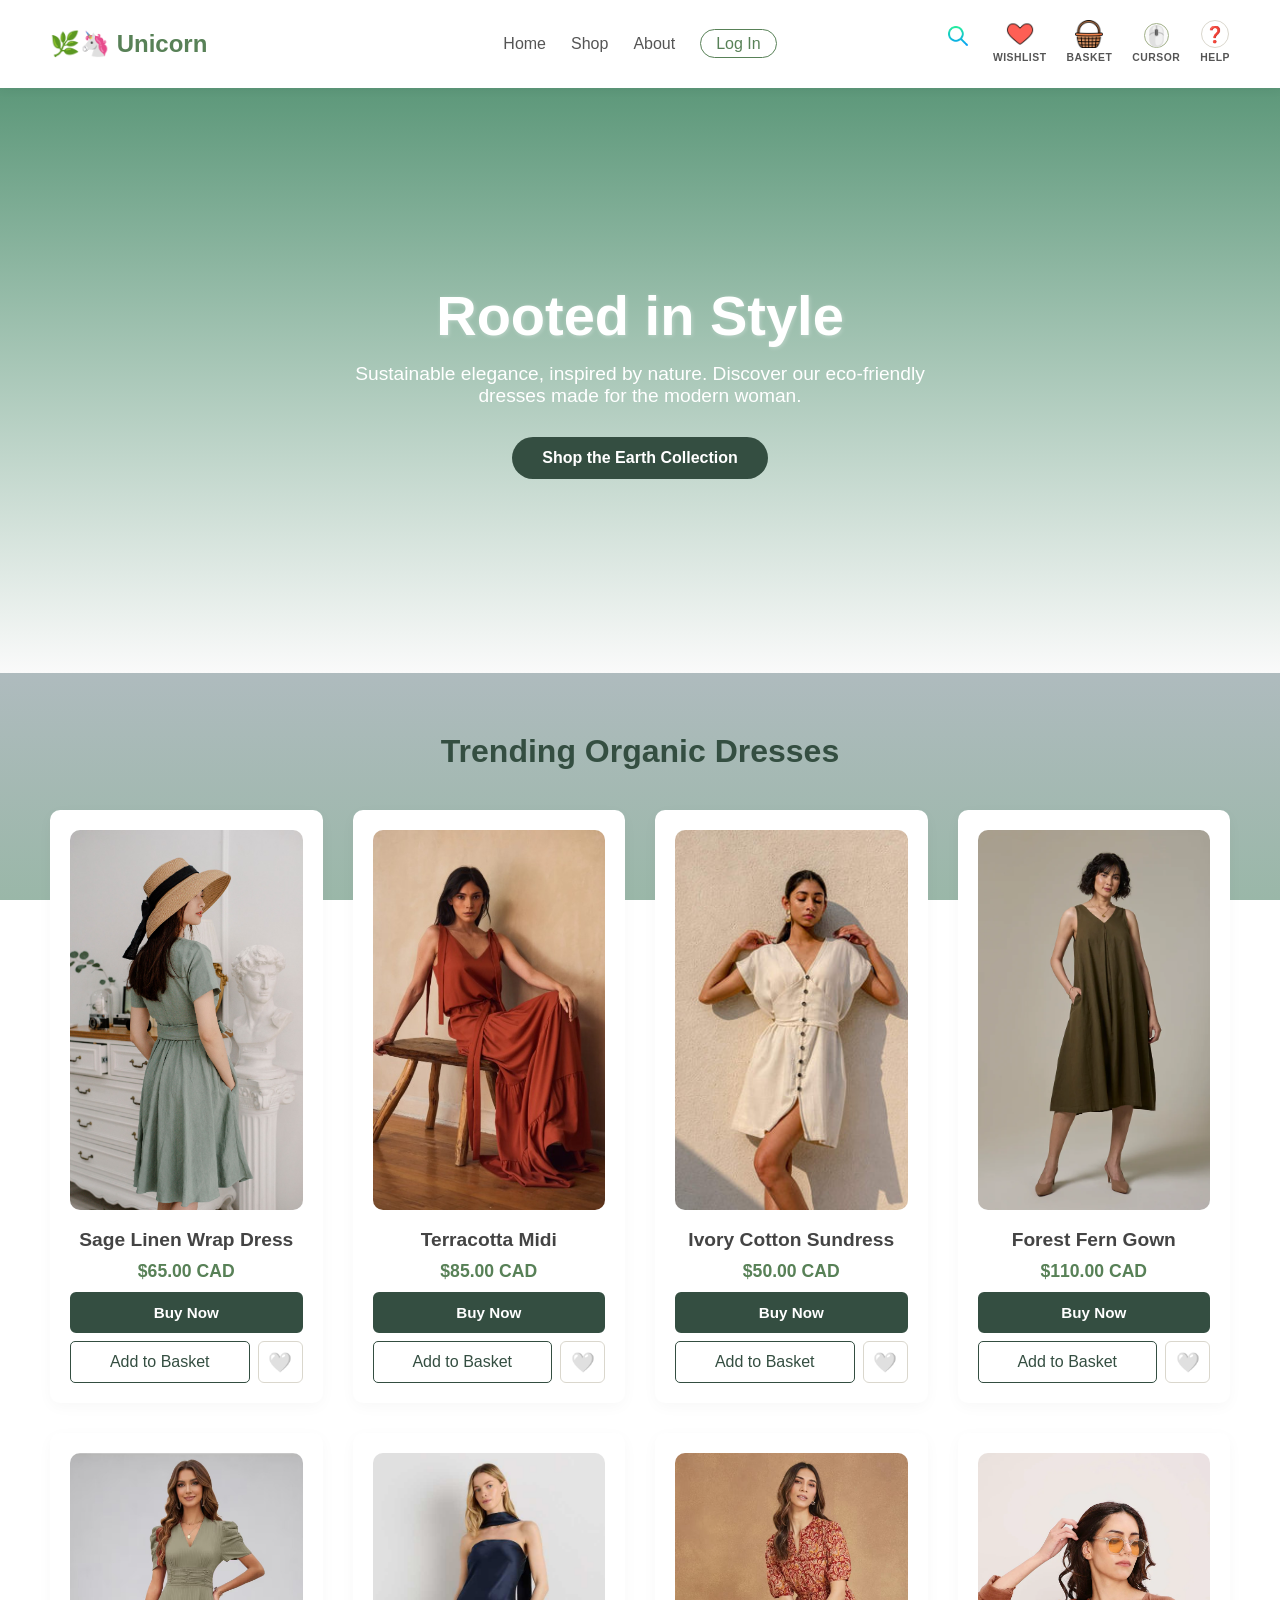
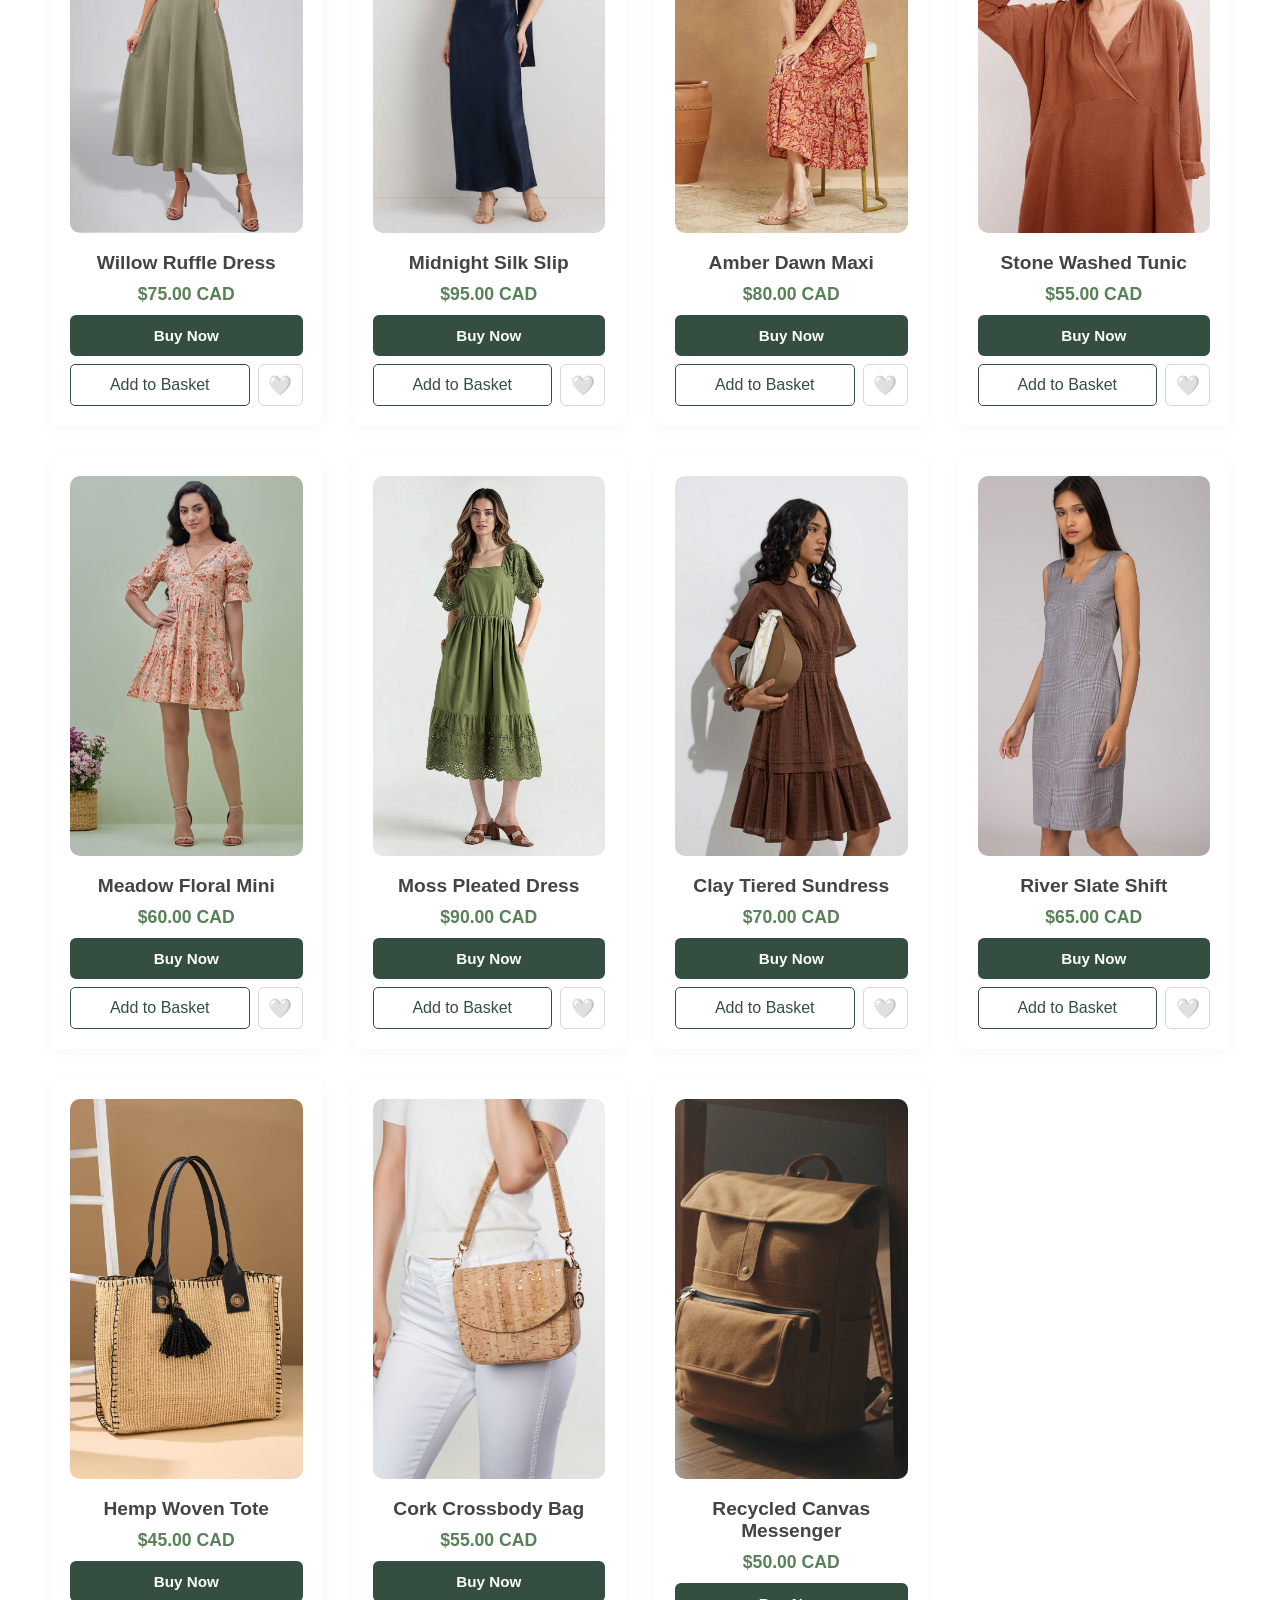
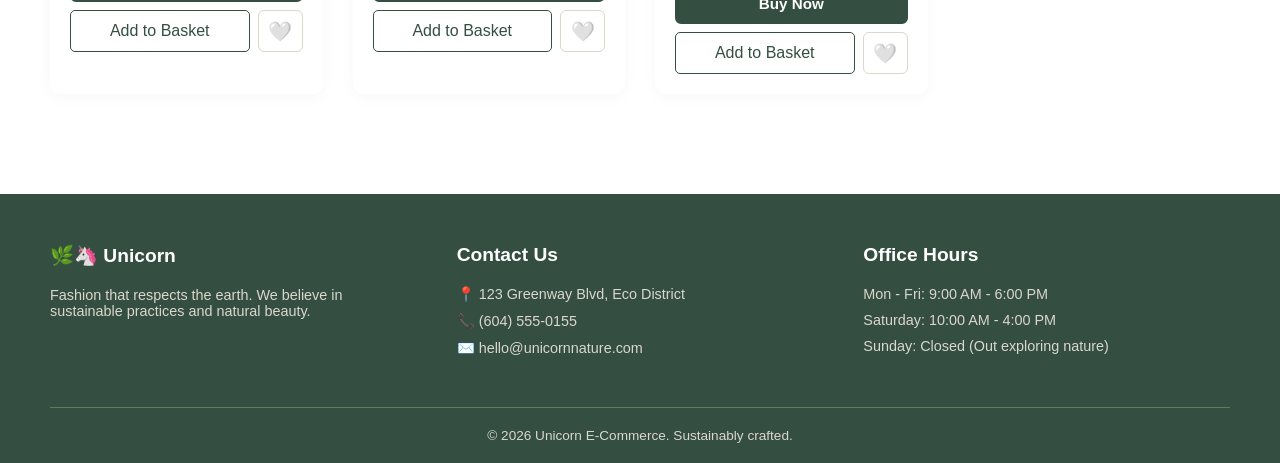
<file: index.html>
<!doctype html>
<html lang="en">
  <head>
    <meta charset="UTF-8" />
    <meta name="viewport" content="width=device-width, initial-scale=1.0" />
    <title>Unicorn | Earthy & Sustainable Fashion</title>
    <link
      rel="icon"
      href="data:image/svg+xml,<svg xmlns=%22http://www.w3.org/2000/svg%22 viewBox=%220 0 100 100%22><text y=%22.9em%22 font-size=%2290%22>🦄</text></svg>"
    />
    <link rel="stylesheet" href="style.css" />
  </head>
  <body>
    <header>
      <div
        class="logo"
        style="flex: 1; display: flex; justify-content: flex-start"
      >
        <a href="index.html" style="text-decoration: none; color: inherit"
          >🌿🦄 Unicorn</a
        >
      </div>
      <nav style="flex: 0 0 auto">
        <ul>
          <li><a href="index.html">Home</a></li>
          <li><a href="index.html#shop">Shop</a></li>
          <li><a href="about.html">About</a></li>
          <li><a href="#" id="login-link" class="login-nav">Log In</a></li>
        </ul>
      </nav>
      <div
        class="header-actions"
        style="
          flex: 1;
          display: flex;
          justify-content: flex-end;
          align-items: flex-end;
          gap: 20px;
          padding-bottom: 5px;
        "
      >
        <div
          class="search-container"
          style="
            display: flex;
            align-items: center;
            position: relative;
            padding-bottom: 12px;
          "
        >
          <button
            id="search-icon-btn"
            title="Search"
            style="
              background: none;
              border: none;
              cursor: pointer;
              padding: 5px;
              border-radius: 50%;
              display: flex;
              align-items: center;
              justify-content: center;
            "
          >
            <img
              src="img/search-icon.png"
              alt="Search"
              style="width: 20px; height: 20px; object-fit: contain"
            />
          </button>
          <input
            type="text"
            id="search-input"
            placeholder="Search nature..."
            autocomplete="off"
          />
          <div id="search-results" class="search-dropdown"></div>
        </div>
        <a href="wishlist.html" class="nav-action-wrapper" title="Wishlist">
          <div class="icon-container">
            <img src="img/heart-icon.png" alt="Wishlist" class="nav-icon" />
            <span
              id="wishlist-count"
              class="notification-badge"
              style="display: none"
              >0</span
            >
          </div>
          <span class="nav-label">Wishlist</span>
        </a>
        <a href="cart.html" class="nav-action-wrapper" title="Basket">
          <div class="icon-container">
            <img
              src="img/empty-basket.png"
              id="cart-icon-img"
              alt="Basket"
              class="nav-icon"
            />
            <span
              id="cart-count"
              class="notification-badge"
              style="display: none"
              >0</span
            >
          </div>
          <span class="nav-label">Basket</span>
        </a>
        <button
          id="cursor-toggle"
          class="nav-action-wrapper"
          title="Toggle Nature Cursor"
        >
          <div
            class="circle-icon"
            style="
              width: 25px;
              height: 25px;
              font-size: 1.25rem;
              border-color: #a3b18a;
              background-color: #fafafa;
            "
          >
            🖱️
          </div>
          <span class="nav-label">Cursor</span>
        </button>
        <div class="help-dropdown-container" style="position: relative">
          <button
            id="help-menu-btn"
            class="nav-action-wrapper"
            title="Help & Support"
          >
            <div class="circle-icon">❓</div>
            <span class="nav-label">Help</span>
          </button>
          <div id="help-dropdown-menu" class="help-dropdown">
            <a href="help.html#returns">Returns & Refunds (CA)</a>
            <a href="help.html#faq">FAQs</a>
            <a href="help.html#support">Customer Support</a>
          </div>
        </div>
      </div>
    </header>

    <section id="home" class="hero">
      <div class="hero-content">
        <h1>Rooted in Style</h1>
        <p>
          Sustainable elegance, inspired by nature. Discover our eco-friendly
          dresses made for the modern woman.
        </p>
        <a href="#shop" class="btn">Shop the Earth Collection</a>
      </div>
    </section>

    <section id="shop" class="shop-section">
      <h2>Trending Organic Dresses</h2>
      <div class="product-grid" id="home-product-grid"></div>
    </section>

    <footer>
      <div class="footer-container">
        <div class="footer-column">
          <h3>🌿🦄 Unicorn</h3>
          <p>
            Fashion that respects the earth. We believe in sustainable practices
            and natural beauty.
          </p>
        </div>
        <div class="footer-column">
          <h3>Contact Us</h3>
          <p>📍 123 Greenway Blvd, Eco District</p>
          <p>📞 (604) 555-0155</p>
          <p>✉️ hello@unicornnature.com</p>
        </div>
        <div class="footer-column">
          <h3>Office Hours</h3>
          <p>Mon - Fri: 9:00 AM - 6:00 PM</p>
          <p>Saturday: 10:00 AM - 4:00 PM</p>
          <p>Sunday: Closed (Out exploring nature)</p>
        </div>
      </div>
      <div class="footer-bottom">
        <p>&copy; 2026 Unicorn E-Commerce. Sustainably crafted.</p>
      </div>
    </footer>

    <div id="auth-modal" class="modal-backdrop">
      <div class="modal-card">
        <span class="close-btn" id="close-modal">&times;</span>
        <div class="auth-toggle-container">
          <button id="toggle-login" class="auth-toggle-btn active">
            Log In
          </button>
          <button id="toggle-signup" class="auth-toggle-btn">Sign Up</button>
        </div>

        <form id="modal-login-form" class="modal-form-view active-view">
          <h2 style="color: #344e41; margin-bottom: 5px">Welcome back.</h2>
          <p style="color: #555; margin-bottom: 20px">
            Log in to access your earthy finds.
          </p>
          <div class="auth-input-group">
            <label>Email Address</label>
            <input
              type="email"
              id="login-email"
              placeholder="jane@example.com"
              required
            />
          </div>
          <div class="auth-input-group" style="position: relative">
            <label>Password</label>
            <div class="password-wrapper">
              <input
                type="password"
                id="login-password"
                placeholder="••••••••"
                required
                style="padding-right: 40px"
              />
              <button
                type="button"
                class="toggle-password-btn"
                data-target="login-password"
              >
                🤫
              </button>
            </div>
          </div>
          <button type="submit" class="auth-btn" style="margin-top: 10px">
            Log In
          </button>
        </form>

        <form id="modal-signup-form" class="modal-form-view">
          <h2 style="color: #344e41; margin-bottom: 5px">Join us.</h2>
          <p style="color: #555; margin-bottom: 20px">
            Create an account to save your favorites.
          </p>
          <div class="form-row">
            <div class="auth-input-group">
              <label>First Name</label
              ><input
                type="text"
                id="signup-name"
                placeholder="e.g. Jane"
                required
              />
            </div>
            <div class="auth-input-group">
              <label>Email Address</label
              ><input
                type="email"
                id="signup-email"
                placeholder="jane@example.com"
                required
              />
            </div>
          </div>
          <div class="form-row">
            <div class="auth-input-group">
              <label>Phone Number (CA)</label
              ><input
                type="tel"
                id="signup-phone"
                placeholder="(123) 456-7890"
                required
                maxlength="14"
              />
            </div>
            <div class="auth-input-group">
              <label>Date of Birth</label
              ><input
                type="date"
                id="signup-dob"
                required
                style="color: #555"
              />
            </div>
          </div>
          <div class="form-row">
            <div class="auth-input-group">
              <label>Postal Code</label
              ><input
                type="text"
                id="signup-postal"
                placeholder="A1A 1A1"
                required
                maxlength="7"
              />
            </div>
            <div class="auth-input-group">
              <label>Password</label>
              <div class="password-wrapper">
                <input
                  type="password"
                  id="signup-password"
                  placeholder="••••••••"
                  required
                  style="padding-right: 40px"
                />
                <button
                  type="button"
                  class="toggle-password-btn"
                  data-target="signup-password"
                >
                  🤫
                </button>
              </div>
            </div>
          </div>
          <div class="password-rules">
            <div id="rule-length" class="rule">• At least 8 characters</div>
            <div id="rule-upper" class="rule">• One uppercase letter</div>
            <div id="rule-number" class="rule">• One number</div>
            <div id="rule-special" class="rule">• One special char (!@#$%)</div>
          </div>
          <button type="submit" class="auth-btn" style="margin-top: 10px">
            Create Account
          </button>
        </form>
      </div>
    </div>

    <script src="script.js"></script>
  </body>
</html>
</file>
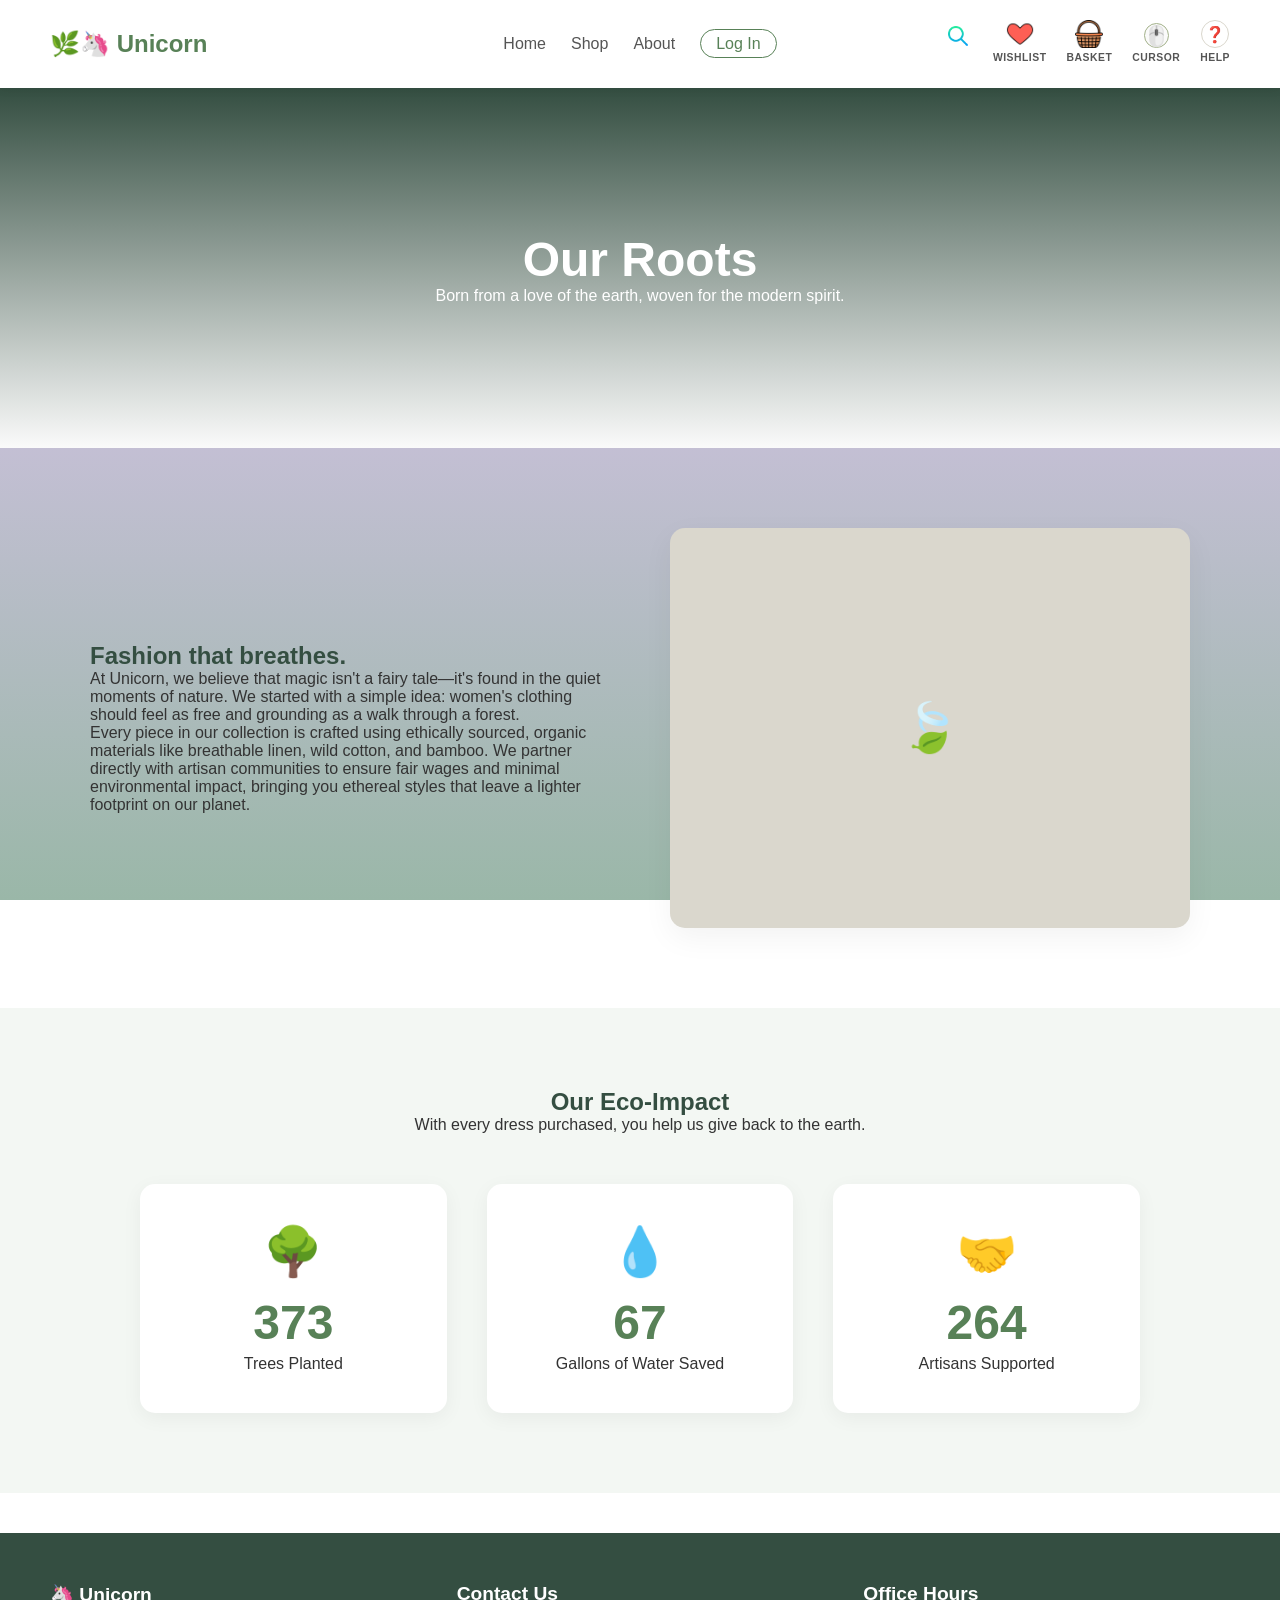
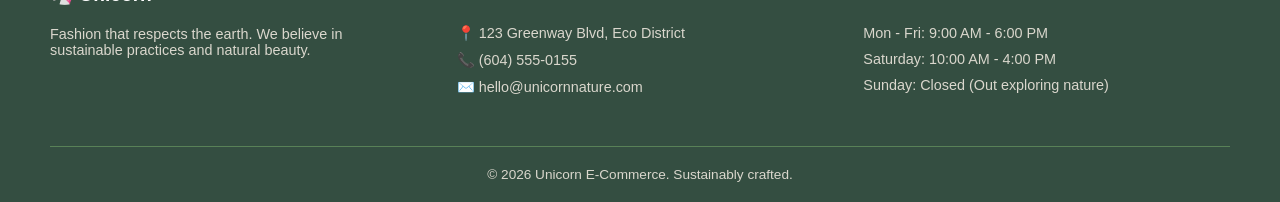
<file: about.html>
<!doctype html>
<html lang="en">
  <head>
    <meta charset="UTF-8" />
    <meta name="viewport" content="width=device-width, initial-scale=1.0" />
    <title>Unicorn | Our Roots</title>
    <link
      rel="icon"
      href="data:image/svg+xml,<svg xmlns=%22http://www.w3.org/2000/svg%22 viewBox=%220 0 100 100%22><text y=%22.9em%22 font-size=%2290%22>🦄</text></svg>"
    />
    <link rel="stylesheet" href="style.css" />
  </head>
  <body>
    <header>
      <div
        class="logo"
        style="flex: 1; display: flex; justify-content: flex-start"
      >
        <a href="index.html" style="text-decoration: none; color: inherit"
          >🌿🦄 Unicorn</a
        >
      </div>

      <nav style="flex: 0 0 auto">
        <ul>
          <li><a href="index.html">Home</a></li>
          <li><a href="index.html#shop">Shop</a></li>
          <li><a href="about.html">About</a></li>
          <li><a href="#" id="login-link" class="login-nav">Log In</a></li>
        </ul>
      </nav>

      <div
        class="header-actions"
        style="
          flex: 1;
          display: flex;
          justify-content: flex-end;
          align-items: flex-end;
          gap: 20px;
          padding-bottom: 5px;
        "
      >
        <div
          class="search-container"
          style="
            display: flex;
            align-items: center;
            position: relative;
            padding-bottom: 12px;
          "
        >
          <button
            id="search-icon-btn"
            title="Search"
            style="
              background: none;
              border: none;
              cursor: pointer;
              padding: 5px;
              border-radius: 50%;
              display: flex;
              align-items: center;
              justify-content: center;
            "
          >
            <img
              src="img/search-icon.png"
              alt="Search"
              style="width: 20px; height: 20px; object-fit: contain"
            />
          </button>
          <input
            type="text"
            id="search-input"
            placeholder="Search nature..."
            autocomplete="off"
          />
          <div id="search-results" class="search-dropdown"></div>
        </div>

        <a href="wishlist.html" class="nav-action-wrapper" title="Wishlist">
          <div class="icon-container">
            <img src="img/heart-icon.png" alt="Wishlist" class="nav-icon" />
            <span
              id="wishlist-count"
              class="notification-badge"
              style="display: none"
              >0</span
            >
          </div>
          <span class="nav-label">Wishlist</span>
        </a>

        <a href="cart.html" class="nav-action-wrapper" title="Basket">
          <div class="icon-container">
            <img
              src="img/empty-basket.png"
              id="cart-icon-img"
              alt="Basket"
              class="nav-icon"
            />
            <span
              id="cart-count"
              class="notification-badge"
              style="display: none"
              >0</span
            >
          </div>
          <span class="nav-label">Basket</span>
        </a>

        <button
          id="cursor-toggle"
          class="nav-action-wrapper"
          title="Toggle Nature Cursor"
        >
          <div
            class="circle-icon"
            style="
              width: 25px;
              height: 25px;
              font-size: 1.25rem;
              border-color: #a3b18a;
              background-color: #fafafa;
            "
          >
            🖱️
          </div>
          <span class="nav-label">Cursor</span>
        </button>

        <div class="help-dropdown-container" style="position: relative">
          <button
            id="help-menu-btn"
            class="nav-action-wrapper"
            title="Help & Support"
          >
            <div class="circle-icon">❓</div>
            <span class="nav-label">Help</span>
          </button>
          <div id="help-dropdown-menu" class="help-dropdown">
            <a href="help.html#returns">Returns & Refunds (CA)</a>
            <a href="help.html#faq">FAQs</a>
            <a href="help.html#support">Customer Support</a>
          </div>
        </div>
      </div>
    </header>

    <section class="about-hero">
      <div class="about-hero-content">
        <h1>Our Roots</h1>
        <p>Born from a love of the earth, woven for the modern spirit.</p>
      </div>
    </section>

    <section class="our-story">
      <div class="story-container">
        <div class="story-text">
          <h2>Fashion that breathes.</h2>
          <p>
            At Unicorn, we believe that magic isn't a fairy tale—it's found in
            the quiet moments of nature. We started with a simple idea: women's
            clothing should feel as free and grounding as a walk through a
            forest.
          </p>
          <p>
            Every piece in our collection is crafted using ethically sourced,
            organic materials like breathable linen, wild cotton, and bamboo. We
            partner directly with artisan communities to ensure fair wages and
            minimal environmental impact, bringing you ethereal styles that
            leave a lighter footprint on our planet.
          </p>
        </div>
        <div class="story-image-placeholder" style="background-color: #dad7cd">
          <span style="color: #588157; font-size: 3rem">🍃</span>
        </div>
      </div>
    </section>

    <section class="impact-section">
      <h2>Our Eco-Impact</h2>
      <p>With every dress purchased, you help us give back to the earth.</p>
      <div class="impact-grid">
        <div class="impact-card">
          <div class="impact-icon">🌳</div>
          <h3 class="counter" data-target="15420">373</h3>
          <p>Trees Planted</p>
        </div>
        <div class="impact-card">
          <div class="impact-icon">💧</div>
          <h3 class="counter" data-target="85000">67</h3>
          <p>Gallons of Water Saved</p>
        </div>
        <div class="impact-card">
          <div class="impact-icon">🤝</div>
          <h3 class="counter" data-target="250">264</h3>
          <p>Artisans Supported</p>
        </div>
      </div>
    </section>

    <footer>
      <div class="footer-container">
        <div class="footer-column">
          <h3>🦄 Unicorn</h3>
          <p>
            Fashion that respects the earth. We believe in sustainable practices
            and natural beauty.
          </p>
        </div>
        <div class="footer-column">
          <h3>Contact Us</h3>
          <p>📍 123 Greenway Blvd, Eco District</p>
          <p>📞 (604) 555-0155</p>
          <p>✉️ hello@unicornnature.com</p>
        </div>
        <div class="footer-column">
          <h3>Office Hours</h3>
          <p>Mon - Fri: 9:00 AM - 6:00 PM</p>
          <p>Saturday: 10:00 AM - 4:00 PM</p>
          <p>Sunday: Closed (Out exploring nature)</p>
        </div>
      </div>
      <div class="footer-bottom">
        <p>&copy; 2026 Unicorn E-Commerce. Sustainably crafted.</p>
      </div>
    </footer>

    <div id="auth-modal" class="modal-backdrop">
      <div class="modal-card">
        <span class="close-btn" id="close-modal">&times;</span>
        <div class="auth-toggle-container">
          <button id="toggle-login" class="auth-toggle-btn active">
            Log In
          </button>
          <button id="toggle-signup" class="auth-toggle-btn">Sign Up</button>
        </div>

        <form id="modal-login-form" class="modal-form-view active-view">
          <h2 style="color: #344e41; margin-bottom: 5px">Welcome back.</h2>
          <p style="color: #555; margin-bottom: 20px">
            Log in to access your earthy finds.
          </p>
          <div class="auth-input-group">
            <label>Email Address</label>
            <input
              type="email"
              id="login-email"
              placeholder="jane@example.com"
              required
            />
          </div>

          <div class="auth-input-group">
            <label>Password</label>
            <div class="password-wrapper">
              <input
                type="password"
                id="login-password"
                placeholder="••••••••"
                required
                style="padding-right: 40px"
              />
              <button
                type="button"
                class="toggle-password-btn"
                data-target="login-password"
              >
                🤫
              </button>
            </div>
          </div>
          <button type="submit" class="auth-btn" style="margin-top: 10px">
            Log In
          </button>
        </form>

        <form id="modal-signup-form" class="modal-form-view">
          <h2 style="color: #344e41; margin-bottom: 5px">Join us.</h2>
          <p style="color: #555; margin-bottom: 20px">
            Create an account to save your favorites.
          </p>
          <div class="form-row">
            <div class="auth-input-group">
              <label>First Name</label
              ><input
                type="text"
                id="signup-name"
                placeholder="e.g. Jane"
                required
              />
            </div>
            <div class="auth-input-group">
              <label>Email Address</label
              ><input
                type="email"
                id="signup-email"
                placeholder="jane@example.com"
                required
              />
            </div>
          </div>
          <div class="form-row">
            <div class="auth-input-group">
              <label>Phone Number (CA)</label
              ><input
                type="tel"
                id="signup-phone"
                placeholder="(123) 456-7890"
                required
                maxlength="14"
              />
            </div>
            <div class="auth-input-group">
              <label>Date of Birth</label
              ><input
                type="date"
                id="signup-dob"
                required
                style="color: #555"
              />
            </div>
          </div>
          <div class="form-row">
            <div class="auth-input-group">
              <label>Postal Code</label
              ><input
                type="text"
                id="signup-postal"
                placeholder="A1A 1A1"
                required
                maxlength="7"
              />
            </div>
            <div class="auth-input-group">
              <label>Password</label>
              <div class="password-wrapper">
                <input
                  type="password"
                  id="signup-password"
                  placeholder="••••••••"
                  required
                  style="padding-right: 40px"
                />
                <button
                  type="button"
                  class="toggle-password-btn"
                  data-target="signup-password"
                >
                  🤫
                </button>
              </div>
            </div>
          </div>

          <div class="password-rules">
            <div id="rule-length" class="rule">• At least 8 characters</div>
            <div id="rule-upper" class="rule">• One uppercase letter</div>
            <div id="rule-number" class="rule">• One number</div>
            <div id="rule-special" class="rule">• One special char (!@#$%)</div>
          </div>
          <button type="submit" class="auth-btn" style="margin-top: 10px">
            Create Account
          </button>
        </form>
      </div>
    </div>

    <script src="script.js"></script>
  </body>
</html>
</file>
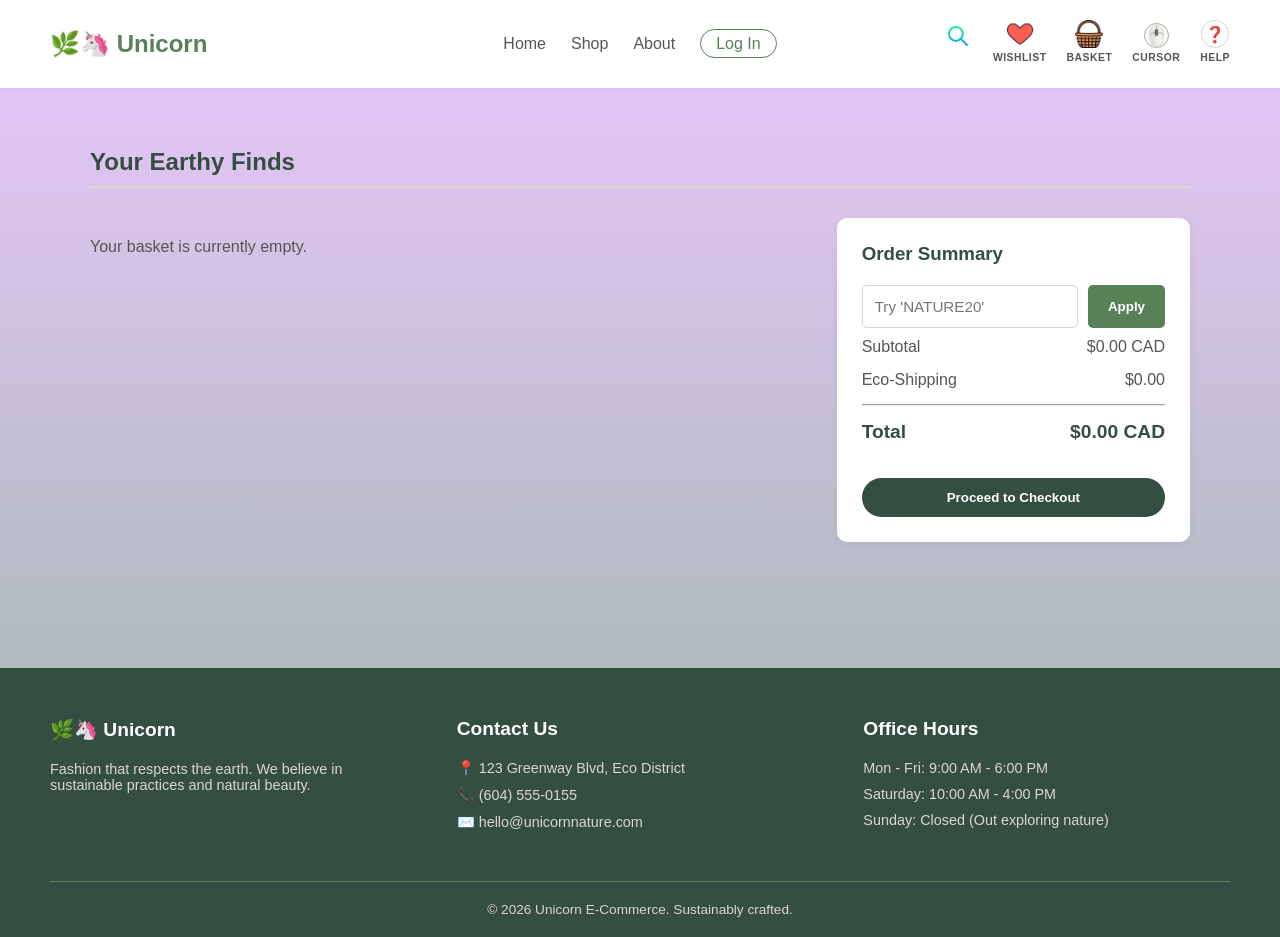
<file: cart.html>
<!doctype html>
<html lang="en">
  <head>
    <meta charset="UTF-8" />
    <meta name="viewport" content="width=device-width, initial-scale=1.0" />
    <title>Unicorn | Your Earthy Cart</title>
    <link
      rel="icon"
      href="data:image/svg+xml,<svg xmlns=%22http://www.w3.org/2000/svg%22 viewBox=%220 0 100 100%22><text y=%22.9em%22 font-size=%2290%22>🦄</text></svg>"
    />
    <link rel="stylesheet" href="style.css" />
  </head>
  <body>
    <header>
      <div
        class="logo"
        style="flex: 1; display: flex; justify-content: flex-start"
      >
        <a href="index.html" style="text-decoration: none; color: inherit"
          >🌿🦄 Unicorn</a
        >
      </div>
      <nav style="flex: 0 0 auto">
        <ul>
          <li><a href="index.html">Home</a></li>
          <li><a href="index.html#shop">Shop</a></li>
          <li><a href="about.html">About</a></li>
          <li><a href="#" id="login-link" class="login-nav">Log In</a></li>
        </ul>
      </nav>
      <div
        class="header-actions"
        style="
          flex: 1;
          display: flex;
          justify-content: flex-end;
          align-items: flex-end;
          gap: 20px;
          padding-bottom: 5px;
        "
      >
        <div
          class="search-container"
          style="
            display: flex;
            align-items: center;
            position: relative;
            padding-bottom: 12px;
          "
        >
          <button
            id="search-icon-btn"
            title="Search"
            style="
              background: none;
              border: none;
              cursor: pointer;
              padding: 5px;
              border-radius: 50%;
              display: flex;
              align-items: center;
              justify-content: center;
            "
          >
            <img
              src="img/search-icon.png"
              alt="Search"
              style="width: 20px; height: 20px; object-fit: contain"
            />
          </button>
          <input
            type="text"
            id="search-input"
            placeholder="Search nature..."
            autocomplete="off"
          />
          <div id="search-results" class="search-dropdown"></div>
        </div>
        <a href="wishlist.html" class="nav-action-wrapper" title="Wishlist"
          ><div class="icon-container">
            <img
              src="img/heart-icon.png"
              alt="Wishlist"
              class="nav-icon"
            /><span
              id="wishlist-count"
              class="notification-badge"
              style="display: none"
              >0</span
            >
          </div>
          <span class="nav-label">Wishlist</span></a
        >
        <a href="cart.html" class="nav-action-wrapper" title="Basket"
          ><div class="icon-container">
            <img
              src="img/empty-basket.png"
              id="cart-icon-img"
              alt="Basket"
              class="nav-icon"
            /><span
              id="cart-count"
              class="notification-badge"
              style="display: none"
              >0</span
            >
          </div>
          <span class="nav-label">Basket</span></a
        >
        <button
          id="cursor-toggle"
          class="nav-action-wrapper"
          title="Toggle Nature Cursor"
        >
          <div
            class="circle-icon"
            style="
              width: 25px;
              height: 25px;
              font-size: 1.25rem;
              border-color: #a3b18a;
              background-color: #fafafa;
            "
          >
            🖱️
          </div>
          <span class="nav-label">Cursor</span>
        </button>
        <div class="help-dropdown-container" style="position: relative">
          <button
            id="help-menu-btn"
            class="nav-action-wrapper"
            title="Help & Support"
          >
            <div class="circle-icon">❓</div>
            <span class="nav-label">Help</span>
          </button>
          <div id="help-dropdown-menu" class="help-dropdown">
            <a href="help.html#returns">Returns & Refunds (CA)</a
            ><a href="help.html#faq">FAQs</a
            ><a href="help.html#support">Customer Support</a>
          </div>
        </div>
      </div>
    </header>

    <section class="cart-page-section">
      <h2>Your Earthy Finds</h2>
      <div class="cart-container">
        <div id="cart-items-wrapper">
          <p>
            Your cart is currently empty. Go add some nature to your wardrobe!
          </p>
        </div>
        <div class="cart-summary">
          <h3>Order Summary</h3>
          <div class="coupon-box">
            <input
              type="text"
              id="coupon-code"
              placeholder="Try 'NATURE20'"
            /><button id="apply-coupon-btn">Apply</button>
          </div>
          <p
            id="coupon-message"
            style="font-size: 0.85rem; margin-bottom: 15px; display: none"
          ></p>
          <div class="summary-line">
            <span>Subtotal</span><span id="cart-subtotal">$0.00 CAD</span>
          </div>
          <div
            class="summary-line"
            id="discount-row"
            style="display: none; color: #588157; font-weight: bold"
          >
            <span>Discount (20%)</span
            ><span id="cart-discount">-$0.00 CAD</span>
          </div>
          <div class="summary-line">
            <span>Eco-Shipping</span
            ><span id="cart-shipping" style="text-align: right">$0.00</span>
          </div>
          <hr />
          <div class="summary-line total">
            <span>Total</span><span id="cart-total">$0.00 CAD</span>
          </div>
          <button
            class="btn full-width checkout-btn"
            id="proceed-to-checkout-btn"
            style="margin-top: 20px"
          >
            Proceed to Checkout
          </button>
        </div>
      </div>
    </section>

    <footer>
      <div class="footer-container">
        <div class="footer-column">
          <h3>🌿🦄 Unicorn</h3>
          <p>
            Fashion that respects the earth. We believe in sustainable practices
            and natural beauty.
          </p>
        </div>
        <div class="footer-column">
          <h3>Contact Us</h3>
          <p>📍 123 Greenway Blvd, Eco District</p>
          <p>📞 (604) 555-0155</p>
          <p>✉️ hello@unicornnature.com</p>
        </div>
        <div class="footer-column">
          <h3>Office Hours</h3>
          <p>Mon - Fri: 9:00 AM - 6:00 PM</p>
          <p>Saturday: 10:00 AM - 4:00 PM</p>
          <p>Sunday: Closed (Out exploring nature)</p>
        </div>
      </div>
      <div class="footer-bottom">
        <p>&copy; 2026 Unicorn E-Commerce. Sustainably crafted.</p>
      </div>
    </footer>

    <div id="auth-modal" class="modal-backdrop">
      <div class="modal-card">
        <span class="close-btn" id="close-modal">&times;</span>
        <div class="auth-toggle-container">
          <button id="toggle-login" class="auth-toggle-btn active">
            Log In</button
          ><button id="toggle-signup" class="auth-toggle-btn">Sign Up</button>
        </div>
        <form id="modal-login-form" class="modal-form-view active-view">
          <h2 style="color: #344e41; margin-bottom: 5px">Welcome back.</h2>
          <p style="color: #555; margin-bottom: 20px">
            Log in to access your earthy finds.
          </p>
          <div class="auth-input-group">
            <label>Email Address</label
            ><input
              type="email"
              id="login-email"
              placeholder="jane@example.com"
              required
            />
          </div>
          <div class="auth-input-group" style="position: relative">
            <label>Password</label>
            <div class="password-wrapper">
              <input
                type="password"
                id="login-password"
                placeholder="••••••••"
                required
                style="padding-right: 40px"
              /><button
                type="button"
                class="toggle-password-btn"
                data-target="login-password"
              >
                🤫
              </button>
            </div>
          </div>
          <button type="submit" class="auth-btn" style="margin-top: 10px">
            Log In
          </button>
        </form>
        <form id="modal-signup-form" class="modal-form-view">
          <h2 style="color: #344e41; margin-bottom: 5px">Join us.</h2>
          <p style="color: #555; margin-bottom: 20px">
            Create an account to save your favorites.
          </p>
          <div class="form-row">
            <div class="auth-input-group">
              <label>First Name</label
              ><input
                type="text"
                id="signup-name"
                placeholder="e.g. Jane"
                required
              />
            </div>
            <div class="auth-input-group">
              <label>Email Address</label
              ><input
                type="email"
                id="signup-email"
                placeholder="jane@example.com"
                required
              />
            </div>
          </div>
          <div class="form-row">
            <div class="auth-input-group">
              <label>Phone Number (CA)</label
              ><input
                type="tel"
                id="signup-phone"
                placeholder="(123) 456-7890"
                required
                maxlength="14"
              />
            </div>
            <div class="auth-input-group">
              <label>Date of Birth</label
              ><input
                type="date"
                id="signup-dob"
                required
                style="color: #555"
              />
            </div>
          </div>
          <div class="form-row">
            <div class="auth-input-group">
              <label>Postal Code</label
              ><input
                type="text"
                id="signup-postal"
                placeholder="A1A 1A1"
                required
                maxlength="7"
              />
            </div>
            <div class="auth-input-group">
              <label>Password</label>
              <div class="password-wrapper">
                <input
                  type="password"
                  id="signup-password"
                  placeholder="••••••••"
                  required
                  style="padding-right: 40px"
                /><button
                  type="button"
                  class="toggle-password-btn"
                  data-target="signup-password"
                >
                  🤫
                </button>
              </div>
            </div>
          </div>
          <div class="password-rules">
            <div id="rule-length" class="rule">• At least 8 characters</div>
            <div id="rule-upper" class="rule">• One uppercase letter</div>
            <div id="rule-number" class="rule">• One number</div>
            <div id="rule-special" class="rule">• One special char (!@#$%)</div>
          </div>
          <button type="submit" class="auth-btn" style="margin-top: 10px">
            Create Account
          </button>
        </form>
      </div>
    </div>
    <script src="script.js"></script>
  </body>
</html>
</file>
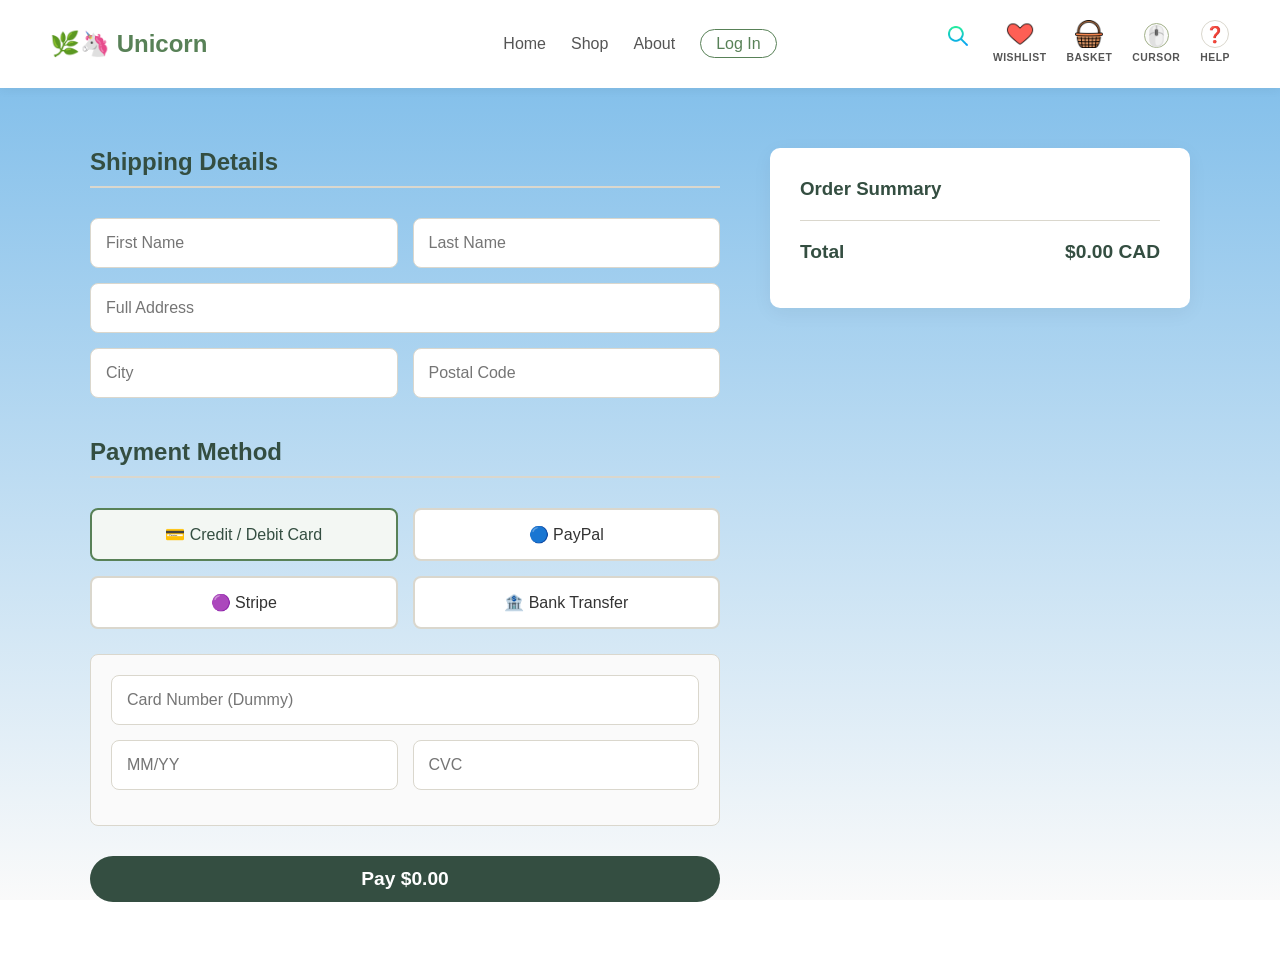
<file: checkout.html>
<!doctype html>
<html lang="en">
  <head>
    <meta charset="UTF-8" />
    <meta name="viewport" content="width=device-width, initial-scale=1.0" />
    <title>Unicorn | Secure Checkout</title>
    <link
      rel="icon"
      href="data:image/svg+xml,<svg xmlns=%22http://www.w3.org/2000/svg%22 viewBox=%220 0 100 100%22><text y=%22.9em%22 font-size=%2290%22>🦄</text></svg>"
    />
    <link rel="stylesheet" href="style.css" />
  </head>
  <body class="checkout-page-bg">
    <header>
      <div
        class="logo"
        style="flex: 1; display: flex; justify-content: flex-start"
      >
        <a href="index.html" style="text-decoration: none; color: inherit"
          >🌿🦄 Unicorn</a
        >
      </div>
      <nav style="flex: 0 0 auto">
        <ul>
          <li><a href="index.html">Home</a></li>
          <li><a href="index.html#shop">Shop</a></li>
          <li><a href="about.html">About</a></li>
          <li><a href="#" id="login-link" class="login-nav">Log In</a></li>
        </ul>
      </nav>
      <div
        class="header-actions"
        style="
          flex: 1;
          display: flex;
          justify-content: flex-end;
          align-items: flex-end;
          gap: 20px;
          padding-bottom: 5px;
        "
      >
        <div
          class="search-container"
          style="
            display: flex;
            align-items: center;
            position: relative;
            padding-bottom: 12px;
          "
        >
          <button
            id="search-icon-btn"
            title="Search"
            style="
              background: none;
              border: none;
              cursor: pointer;
              padding: 5px;
              border-radius: 50%;
              display: flex;
              align-items: center;
              justify-content: center;
            "
          >
            <img
              src="img/search-icon.png"
              alt="Search"
              style="width: 20px; height: 20px; object-fit: contain"
            />
          </button>
          <input
            type="text"
            id="search-input"
            placeholder="Search nature..."
            autocomplete="off"
          />
          <div id="search-results" class="search-dropdown"></div>
        </div>
        <a href="wishlist.html" class="nav-action-wrapper" title="Wishlist"
          ><div class="icon-container">
            <img
              src="img/heart-icon.png"
              alt="Wishlist"
              class="nav-icon"
            /><span
              id="wishlist-count"
              class="notification-badge"
              style="display: none"
              >0</span
            >
          </div>
          <span class="nav-label">Wishlist</span></a
        >
        <a href="cart.html" class="nav-action-wrapper" title="Basket"
          ><div class="icon-container">
            <img
              src="img/empty-basket.png"
              id="cart-icon-img"
              alt="Basket"
              class="nav-icon"
            /><span
              id="cart-count"
              class="notification-badge"
              style="display: none"
              >0</span
            >
          </div>
          <span class="nav-label">Basket</span></a
        >
        <button
          id="cursor-toggle"
          class="nav-action-wrapper"
          title="Toggle Nature Cursor"
        >
          <div
            class="circle-icon"
            style="
              width: 25px;
              height: 25px;
              font-size: 1.25rem;
              border-color: #a3b18a;
              background-color: #fafafa;
            "
          >
            🖱️
          </div>
          <span class="nav-label">Cursor</span>
        </button>
        <div class="help-dropdown-container" style="position: relative">
          <button
            id="help-menu-btn"
            class="nav-action-wrapper"
            title="Help & Support"
          >
            <div class="circle-icon">❓</div>
            <span class="nav-label">Help</span>
          </button>
          <div id="help-dropdown-menu" class="help-dropdown">
            <a href="help.html#returns">Returns & Refunds (CA)</a
            ><a href="help.html#faq">FAQs</a
            ><a href="help.html#support">Customer Support</a>
          </div>
        </div>
      </div>
    </header>

    <section class="checkout-section">
      <div class="checkout-container">
        <div class="checkout-form-area">
          <h2>Shipping Details</h2>
          <form id="checkout-form">
            <div class="input-group">
              <input type="text" placeholder="First Name" required /><input
                type="text"
                placeholder="Last Name"
                required
              />
            </div>
            <input
              type="text"
              class="full-width-input"
              placeholder="Full Address"
              required
            />
            <div class="input-group">
              <input type="text" placeholder="City" required /><input
                type="text"
                placeholder="Postal Code"
                required
              />
            </div>

            <h2 style="margin-top: 40px">Payment Method</h2>
            <div class="payment-options">
              <label class="payment-method"
                ><input type="radio" name="payment" value="card" checked /><span
                  class="pay-box"
                  >💳 Credit / Debit Card</span
                ></label
              >
              <label class="payment-method"
                ><input type="radio" name="payment" value="paypal" /><span
                  class="pay-box"
                  >🔵 PayPal</span
                ></label
              >
              <label class="payment-method"
                ><input type="radio" name="payment" value="stripe" /><span
                  class="pay-box"
                  >🟣 Stripe</span
                ></label
              >
              <label class="payment-method"
                ><input type="radio" name="payment" value="bank" /><span
                  class="pay-box"
                  >🏦 Bank Transfer</span
                ></label
              >
            </div>
            <div id="card-details" class="card-details-box">
              <input
                type="text"
                class="full-width-input"
                placeholder="Card Number (Dummy)"
                required
              />
              <div class="input-group">
                <input type="text" placeholder="MM/YY" required /><input
                  type="text"
                  placeholder="CVC"
                  required
                />
              </div>
            </div>
            <button
              type="submit"
              class="btn full-width checkout-btn"
              id="pay-now-btn"
              style="margin-top: 30px; font-size: 1.2rem"
            >
              Pay <span id="checkout-total-display">₹0</span>
            </button>
          </form>
        </div>

        <div class="checkout-summary">
          <h3>Order Summary</h3>
          <div id="checkout-items-list"></div>
          <div
            class="checkout-mini-item"
            id="checkout-discount-row"
            style="
              display: none;
              color: #588157;
              font-weight: bold;
              margin-top: 10px;
            "
          >
            <span>Nature Discount</span
            ><span id="checkout-discount">-$0.00 CAD</span>
          </div>
          <hr
            style="margin: 20px 0; border: 0; border-top: 1px solid #dad7cd"
          />
          <div class="summary-line total">
            <span>Total</span><span id="checkout-final-total">₹0</span>
          </div>
        </div>
      </div>
    </section>

    <div id="success-modal" class="modal">
      <div class="modal-content success-content">
        <div class="success-icon">🌱</div>
        <h2>Order Planted!</h2>
        <p>
          Thank you for your purchase. We are packing your earthy finds with
          100% eco-friendly materials.
        </p>

        <p
          style="
            font-size: 1.1rem;
            color: #344e41;
            font-weight: bold;
            margin-top: 15px;
          "
        >
          🚚 It will be delivered in the next 7 days.
        </p>

        <p style="font-size: 0.9rem; color: #588157; margin-top: 10px">
          A confirmation email is gently floating its way to your inbox.
        </p>
        <button
          class="btn full-width"
          onclick="window.location.href = 'index.html'"
          style="margin-top: 25px"
        >
          Return to Forest (Home)
        </button>
      </div>
    </div>

    <div id="auth-modal" class="modal-backdrop">
      <div class="modal-card">
        <span class="close-btn" id="close-modal">&times;</span>
        <div class="auth-toggle-container">
          <button id="toggle-login" class="auth-toggle-btn active">
            Log In
          </button>
          <button id="toggle-signup" class="auth-toggle-btn">Sign Up</button>
        </div>

        <form id="modal-login-form" class="modal-form-view active-view">
          <h2 style="color: #344e41; margin-bottom: 5px">Welcome back.</h2>
          <p style="color: #555; margin-bottom: 20px">
            Log in to access your earthy finds.
          </p>
          <div class="auth-input-group">
            <label>Email Address</label
            ><input
              type="email"
              id="login-email"
              placeholder="jane@example.com"
              required
            />
          </div>
          <div class="auth-input-group" style="position: relative">
            <label>Password</label>
            <div class="password-wrapper">
              <input
                type="password"
                id="login-password"
                placeholder="••••••••"
                required
                style="padding-right: 40px"
              /><button
                type="button"
                class="toggle-password-btn"
                data-target="login-password"
              >
                🤫
              </button>
            </div>
          </div>
          <button type="submit" class="auth-btn" style="margin-top: 10px">
            Log In
          </button>
        </form>

        <form id="modal-signup-form" class="modal-form-view">
          <h2 style="color: #344e41; margin-bottom: 5px">Join us.</h2>
          <p style="color: #555; margin-bottom: 20px">
            Create an account to save your favorites.
          </p>
          <div class="form-row">
            <div class="auth-input-group">
              <label>First Name</label
              ><input
                type="text"
                id="signup-name"
                placeholder="e.g. Jane"
                required
              />
            </div>
            <div class="auth-input-group">
              <label>Email Address</label
              ><input
                type="email"
                id="signup-email"
                placeholder="jane@example.com"
                required
              />
            </div>
          </div>
          <div class="form-row">
            <div class="auth-input-group">
              <label>Phone Number (CA)</label
              ><input
                type="tel"
                id="signup-phone"
                placeholder="(123) 456-7890"
                required
                maxlength="14"
              />
            </div>
            <div class="auth-input-group">
              <label>Date of Birth</label
              ><input
                type="date"
                id="signup-dob"
                required
                style="color: #555"
              />
            </div>
          </div>
          <div class="form-row">
            <div class="auth-input-group">
              <label>Postal Code</label
              ><input
                type="text"
                id="signup-postal"
                placeholder="A1A 1A1"
                required
                maxlength="7"
              />
            </div>
            <div class="auth-input-group">
              <label>Password</label>
              <div class="password-wrapper">
                <input
                  type="password"
                  id="signup-password"
                  placeholder="••••••••"
                  required
                  style="padding-right: 40px"
                /><button
                  type="button"
                  class="toggle-password-btn"
                  data-target="signup-password"
                >
                  🤫
                </button>
              </div>
            </div>
          </div>
          <div class="password-rules">
            <div id="rule-length" class="rule">• At least 8 characters</div>
            <div id="rule-upper" class="rule">• One uppercase letter</div>
            <div id="rule-number" class="rule">• One number</div>
            <div id="rule-special" class="rule">• One special char (!@#$%)</div>
          </div>
          <button type="submit" class="auth-btn" style="margin-top: 10px">
            Create Account
          </button>
        </form>
      </div>
    </div>

    <script src="script.js"></script>
  </body>
</html>
</file>
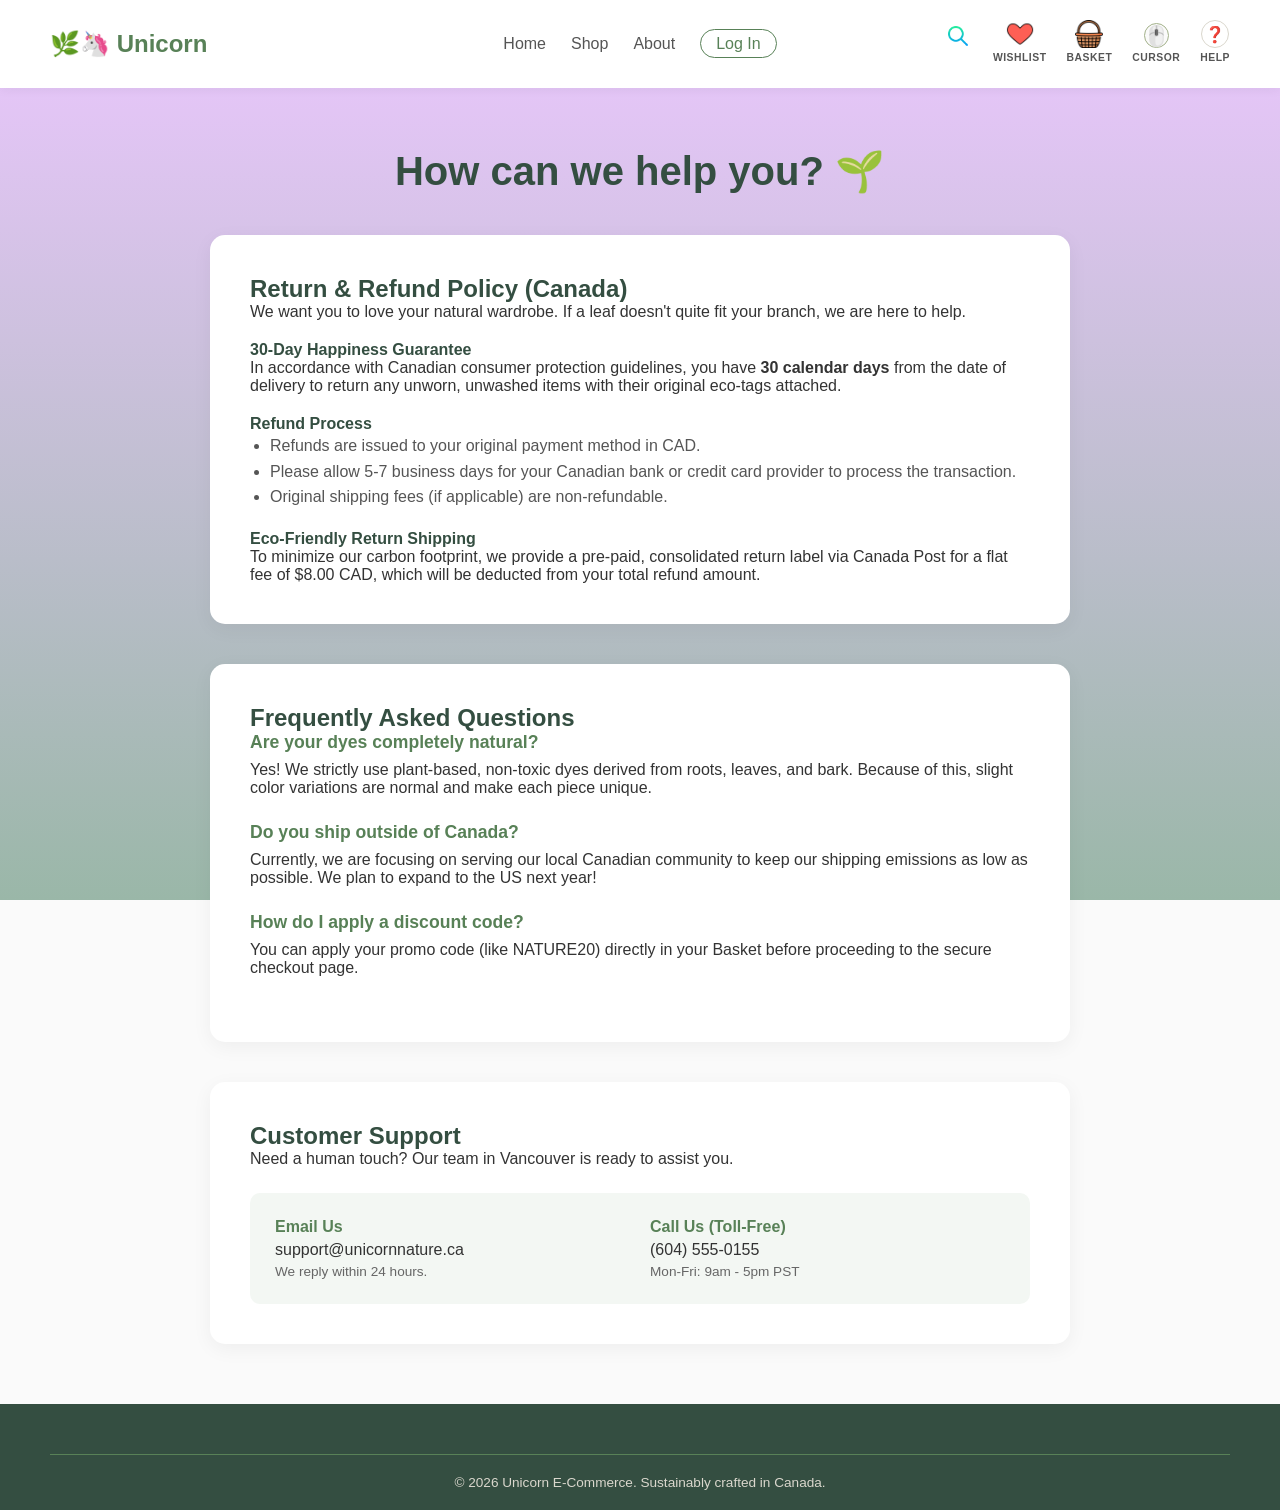
<file: help.html>
<!doctype html>
<html lang="en">
  <head>
    <meta charset="UTF-8" />
    <meta name="viewport" content="width=device-width, initial-scale=1.0" />
    <title>Unicorn | Help & Support</title>
    <link
      rel="icon"
      href="data:image/svg+xml,<svg xmlns=%22http://www.w3.org/2000/svg%22 viewBox=%220 0 100 100%22><text y=%22.9em%22 font-size=%2290%22>🦄</text></svg>"
    />
    <link rel="stylesheet" href="style.css" />
  </head>
  <body style="background-color: #fafafa">
    <header>
      <div
        class="logo"
        style="flex: 1; display: flex; justify-content: flex-start"
      >
        <a href="index.html" style="text-decoration: none; color: inherit"
          >🌿🦄 Unicorn</a
        >
      </div>

      <nav style="flex: 0 0 auto">
        <ul>
          <li><a href="index.html">Home</a></li>
          <li><a href="index.html#shop">Shop</a></li>
          <li><a href="about.html">About</a></li>
          <li><a href="#" id="login-link" class="login-nav">Log In</a></li>
        </ul>
      </nav>

      <div
        class="header-actions"
        style="
          flex: 1;
          display: flex;
          justify-content: flex-end;
          align-items: flex-end;
          gap: 20px;
          padding-bottom: 5px;
        "
      >
        <div
          class="search-container"
          style="
            display: flex;
            align-items: center;
            position: relative;
            padding-bottom: 12px;
          "
        >
          <button
            id="search-icon-btn"
            title="Search"
            style="
              background: none;
              border: none;
              cursor: pointer;
              padding: 5px;
              border-radius: 50%;
              display: flex;
              align-items: center;
              justify-content: center;
            "
          >
            <img
              src="img/search-icon.png"
              alt="Search"
              style="width: 20px; height: 20px; object-fit: contain"
            />
          </button>
          <input
            type="text"
            id="search-input"
            placeholder="Search nature..."
            autocomplete="off"
          />
          <div id="search-results" class="search-dropdown"></div>
        </div>

        <a href="wishlist.html" class="nav-action-wrapper" title="Wishlist">
          <div class="icon-container">
            <img src="img/heart-icon.png" alt="Wishlist" class="nav-icon" />
            <span
              id="wishlist-count"
              class="notification-badge"
              style="display: none"
              >0</span
            >
          </div>
          <span class="nav-label">Wishlist</span>
        </a>

        <a href="cart.html" class="nav-action-wrapper" title="Basket">
          <div class="icon-container">
            <img
              src="img/empty-basket.png"
              id="cart-icon-img"
              alt="Basket"
              class="nav-icon"
            />
            <span
              id="cart-count"
              class="notification-badge"
              style="display: none"
              >0</span
            >
          </div>
          <span class="nav-label">Basket</span>
        </a>

        <button
          id="cursor-toggle"
          class="nav-action-wrapper"
          title="Toggle Nature Cursor"
        >
          <div
            class="circle-icon"
            style="
              width: 25px;
              height: 25px;
              font-size: 1.25rem;
              border-color: #a3b18a;
              background-color: #fafafa;
            "
          >
            🖱️
          </div>
          <span class="nav-label">Cursor</span>
        </button>

        <div class="help-dropdown-container" style="position: relative">
          <button
            id="help-menu-btn"
            class="nav-action-wrapper"
            title="Help & Support"
          >
            <div class="circle-icon">❓</div>
            <span class="nav-label">Help</span>
          </button>
          <div id="help-dropdown-menu" class="help-dropdown">
            <a href="help.html#returns">Returns & Refunds (CA)</a>
            <a href="help.html#faq">FAQs</a>
            <a href="help.html#support">Customer Support</a>
          </div>
        </div>
      </div>
    </header>

    <div class="help-container">
      <h1
        style="
          text-align: center;
          color: #344e41;
          margin-bottom: 40px;
          font-size: 2.5rem;
        "
      >
        How can we help you? 🌱
      </h1>

      <div class="help-box" id="returns">
        <h2>Return & Refund Policy (Canada)</h2>
        <p style="margin-bottom: 15px">
          We want you to love your natural wardrobe. If a leaf doesn't quite fit
          your branch, we are here to help.
        </p>

        <h4 style="color: #344e41; margin-top: 20px">
          30-Day Happiness Guarantee
        </h4>
        <p style="margin-bottom: 15px">
          In accordance with Canadian consumer protection guidelines, you have
          <strong>30 calendar days</strong> from the date of delivery to return
          any unworn, unwashed items with their original eco-tags attached.
        </p>

        <h4 style="color: #344e41; margin-top: 20px">Refund Process</h4>
        <ul
          style="
            margin-left: 20px;
            margin-bottom: 15px;
            color: #555;
            line-height: 1.6;
          "
        >
          <li>Refunds are issued to your original payment method in CAD.</li>
          <li>
            Please allow 5-7 business days for your Canadian bank or credit card
            provider to process the transaction.
          </li>
          <li>Original shipping fees (if applicable) are non-refundable.</li>
        </ul>

        <h4 style="color: #344e41; margin-top: 20px">
          Eco-Friendly Return Shipping
        </h4>
        <p>
          To minimize our carbon footprint, we provide a pre-paid, consolidated
          return label via Canada Post for a flat fee of $8.00 CAD, which will
          be deducted from your total refund amount.
        </p>
      </div>

      <div class="help-box" id="faq">
        <h2>Frequently Asked Questions</h2>

        <div class="faq-item">
          <div class="faq-question">Are your dyes completely natural?</div>
          <div class="faq-answer">
            Yes! We strictly use plant-based, non-toxic dyes derived from roots,
            leaves, and bark. Because of this, slight color variations are
            normal and make each piece unique.
          </div>
        </div>

        <div class="faq-item">
          <div class="faq-question">Do you ship outside of Canada?</div>
          <div class="faq-answer">
            Currently, we are focusing on serving our local Canadian community
            to keep our shipping emissions as low as possible. We plan to expand
            to the US next year!
          </div>
        </div>

        <div class="faq-item">
          <div class="faq-question">How do I apply a discount code?</div>
          <div class="faq-answer">
            You can apply your promo code (like NATURE20) directly in your
            Basket before proceeding to the secure checkout page.
          </div>
        </div>
      </div>

      <div class="help-box" id="support">
        <h2>Customer Support</h2>
        <p style="margin-bottom: 25px">
          Need a human touch? Our team in Vancouver is ready to assist you.
        </p>

        <div
          style="
            display: grid;
            grid-template-columns: 1fr 1fr;
            gap: 20px;
            background: #f3f7f3;
            padding: 25px;
            border-radius: 10px;
          "
        >
          <div>
            <strong style="color: #588157; display: block; margin-bottom: 5px"
              >Email Us</strong
            >
            <a
              href="mailto:support@unicornnature.ca"
              style="color: #333; text-decoration: none"
              >support@unicornnature.ca</a
            >
            <p style="font-size: 0.85rem; color: #666; margin-top: 5px">
              We reply within 24 hours.
            </p>
          </div>
          <div>
            <strong style="color: #588157; display: block; margin-bottom: 5px"
              >Call Us (Toll-Free)</strong
            >
            <a
              href="tel:+18005550199"
              style="color: #333; text-decoration: none"
              >(604) 555-0155</a
            >
            <p style="font-size: 0.85rem; color: #666; margin-top: 5px">
              Mon-Fri: 9am - 5pm PST
            </p>
          </div>
        </div>
      </div>
    </div>

    <footer>
      <div class="footer-bottom">
        <p>&copy; 2026 Unicorn E-Commerce. Sustainably crafted in Canada.</p>
      </div>
    </footer>

    <div id="auth-modal" class="modal-backdrop">
      <div class="modal-card">
        <span class="close-btn" id="close-modal">&times;</span>
        <div class="auth-toggle-container">
          <button id="toggle-login" class="auth-toggle-btn active">
            Log In
          </button>
          <button id="toggle-signup" class="auth-toggle-btn">Sign Up</button>
        </div>

        <form id="modal-login-form" class="modal-form-view active-view">
          <h2 style="color: #344e41; margin-bottom: 5px">Welcome back.</h2>
          <p style="color: #555; margin-bottom: 20px">
            Log in to access your earthy finds.
          </p>
          <div class="auth-input-group">
            <label>Email Address</label>
            <input
              type="email"
              id="login-email"
              placeholder="jane@example.com"
              required
            />
          </div>

          <div class="auth-input-group">
            <label>Password</label>
            <div class="password-wrapper">
              <input
                type="password"
                id="login-password"
                placeholder="••••••••"
                required
                style="padding-right: 40px"
              />
              <button
                type="button"
                class="toggle-password-btn"
                data-target="login-password"
              >
                🤫
              </button>
            </div>
          </div>
          <button type="submit" class="auth-btn" style="margin-top: 10px">
            Log In
          </button>
        </form>

        <form id="modal-signup-form" class="modal-form-view">
          <h2 style="color: #344e41; margin-bottom: 5px">Join us.</h2>
          <p style="color: #555; margin-bottom: 20px">
            Create an account to save your favorites.
          </p>
          <div class="form-row">
            <div class="auth-input-group">
              <label>First Name</label
              ><input
                type="text"
                id="signup-name"
                placeholder="e.g. Jane"
                required
              />
            </div>
            <div class="auth-input-group">
              <label>Email Address</label
              ><input
                type="email"
                id="signup-email"
                placeholder="jane@example.com"
                required
              />
            </div>
          </div>
          <div class="form-row">
            <div class="auth-input-group">
              <label>Phone Number (CA)</label
              ><input
                type="tel"
                id="signup-phone"
                placeholder="(123) 456-7890"
                required
                maxlength="14"
              />
            </div>
            <div class="auth-input-group">
              <label>Date of Birth</label
              ><input
                type="date"
                id="signup-dob"
                required
                style="color: #555"
              />
            </div>
          </div>
          <div class="form-row">
            <div class="auth-input-group">
              <label>Postal Code</label
              ><input
                type="text"
                id="signup-postal"
                placeholder="A1A 1A1"
                required
                maxlength="7"
              />
            </div>
            <div class="auth-input-group">
              <label>Password</label>
              <div class="password-wrapper">
                <input
                  type="password"
                  id="signup-password"
                  placeholder="••••••••"
                  required
                  style="padding-right: 40px"
                />
                <button
                  type="button"
                  class="toggle-password-btn"
                  data-target="signup-password"
                >
                  🤫
                </button>
              </div>
            </div>
          </div>

          <div class="password-rules">
            <div id="rule-length" class="rule">• At least 8 characters</div>
            <div id="rule-upper" class="rule">• One uppercase letter</div>
            <div id="rule-number" class="rule">• One number</div>
            <div id="rule-special" class="rule">• One special char (!@#$%)</div>
          </div>
          <button type="submit" class="auth-btn" style="margin-top: 10px">
            Create Account
          </button>
        </form>
      </div>
    </div>

    <script src="script.js"></script>
  </body>
</html>
</file>
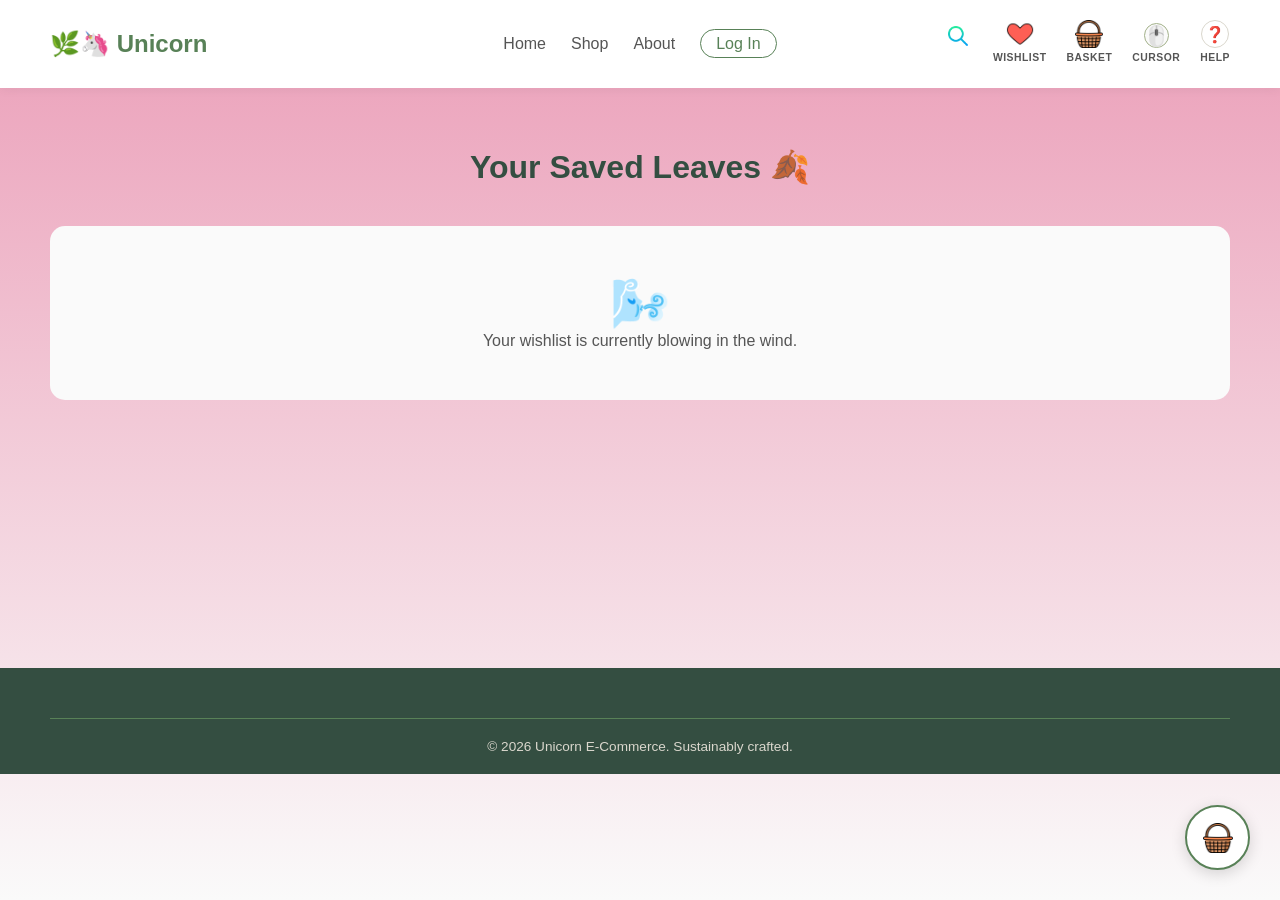
<file: wishlist.html>
<!doctype html>
<html lang="en">
  <head>
    <meta charset="UTF-8" />
    <meta name="viewport" content="width=device-width, initial-scale=1.0" />
    <title>Unicorn | Your Wishlist</title>
    <link
      rel="icon"
      href="data:image/svg+xml,<svg xmlns=%22http://www.w3.org/2000/svg%22 viewBox=%220 0 100 100%22><text y=%22.9em%22 font-size=%2290%22>🦄</text></svg>"
    />
    <link rel="stylesheet" href="style.css" />
  </head>
  <body class="wishlist-page-bg">
    <header>
      <div
        class="logo"
        style="flex: 1; display: flex; justify-content: flex-start"
      >
        <a href="index.html" style="text-decoration: none; color: inherit"
          >🌿🦄 Unicorn</a
        >
      </div>

      <nav style="flex: 0 0 auto">
        <ul>
          <li><a href="index.html">Home</a></li>
          <li><a href="index.html#shop">Shop</a></li>
          <li><a href="about.html">About</a></li>
          <li><a href="#" id="login-link" class="login-nav">Log In</a></li>
        </ul>
      </nav>

      <div
        class="header-actions"
        style="
          flex: 1;
          display: flex;
          justify-content: flex-end;
          align-items: flex-end;
          gap: 20px;
          padding-bottom: 5px;
        "
      >
        <div
          class="search-container"
          style="
            display: flex;
            align-items: center;
            position: relative;
            padding-bottom: 12px;
          "
        >
          <button
            id="search-icon-btn"
            title="Search"
            style="
              background: none;
              border: none;
              cursor: pointer;
              padding: 5px;
              border-radius: 50%;
              display: flex;
              align-items: center;
              justify-content: center;
            "
          >
            <img
              src="img/search-icon.png"
              alt="Search"
              style="width: 20px; height: 20px; object-fit: contain"
            />
          </button>
          <input
            type="text"
            id="search-input"
            placeholder="Search nature..."
            autocomplete="off"
          />
          <div id="search-results" class="search-dropdown"></div>
        </div>

        <a href="wishlist.html" class="nav-action-wrapper" title="Wishlist">
          <div class="icon-container">
            <img src="img/heart-icon.png" alt="Wishlist" class="nav-icon" />
            <span
              id="wishlist-count"
              class="notification-badge"
              style="display: none"
              >0</span
            >
          </div>
          <span class="nav-label">Wishlist</span>
        </a>

        <a href="cart.html" class="nav-action-wrapper" title="Basket">
          <div class="icon-container">
            <img
              src="img/empty-basket.png"
              id="cart-icon-img"
              alt="Basket"
              class="nav-icon"
            />
            <span
              id="cart-count"
              class="notification-badge"
              style="display: none"
              >0</span
            >
          </div>
          <span class="nav-label">Basket</span>
        </a>

        <button
          id="cursor-toggle"
          class="nav-action-wrapper"
          title="Toggle Nature Cursor"
        >
          <div
            class="circle-icon"
            style="
              width: 25px;
              height: 25px;
              font-size: 1.25rem;
              border-color: #a3b18a;
              background-color: #fafafa;
            "
          >
            🖱️
          </div>
          <span class="nav-label">Cursor</span>
        </button>

        <div class="help-dropdown-container" style="position: relative">
          <button
            id="help-menu-btn"
            class="nav-action-wrapper"
            title="Help & Support"
          >
            <div class="circle-icon">❓</div>
            <span class="nav-label">Help</span>
          </button>
          <div id="help-dropdown-menu" class="help-dropdown">
            <a href="help.html#returns">Returns & Refunds (CA)</a>
            <a href="help.html#faq">FAQs</a>
            <a href="help.html#support">Customer Support</a>
          </div>
        </div>
      </div>
    </header>

    <section class="shop-section" style="min-height: 60vh; padding-top: 60px">
      <h2 style="text-align: center; color: #344e41; margin-bottom: 40px">
        Your Saved Leaves 🍂
      </h2>

      <div class="product-grid" id="wishlist-container">
        <div class="wishlist-empty">
          <span style="font-size: 3rem">🌬️</span>
          <p>
            Your wishlist is currently blowing in the wind. Go save some earthy
            finds!
          </p>
        </div>
      </div>
    </section>

    <a href="cart.html" class="floating-cart-btn" title="Go to Basket">
      <div style="position: relative; display: flex">
        <img
          src="img/empty-basket.png"
          id="floating-cart-img"
          alt="Basket"
          class="floating-cart-icon"
        />
        <span
          id="floating-cart-count"
          class="notification-badge"
          style="display: none; top: -10px; right: -15px"
          >0</span
        >
      </div>
    </a>

    <footer>
      <div class="footer-bottom">
        <p>&copy; 2026 Unicorn E-Commerce. Sustainably crafted.</p>
      </div>
    </footer>

    <div id="auth-modal" class="modal-backdrop">
      <div class="modal-card">
        <span class="close-btn" id="close-modal">&times;</span>
        <div class="auth-toggle-container">
          <button id="toggle-login" class="auth-toggle-btn active">
            Log In
          </button>
          <button id="toggle-signup" class="auth-toggle-btn">Sign Up</button>
        </div>

        <form id="modal-login-form" class="modal-form-view active-view">
          <h2 style="color: #344e41; margin-bottom: 5px">Welcome back.</h2>
          <p style="color: #555; margin-bottom: 20px">
            Log in to access your earthy finds.
          </p>
          <div class="auth-input-group">
            <label>Email Address</label>
            <input
              type="email"
              id="login-email"
              placeholder="jane@example.com"
              required
            />
          </div>

          <div class="auth-input-group">
            <label>Password</label>
            <div class="password-wrapper">
              <input
                type="password"
                id="login-password"
                placeholder="••••••••"
                required
                style="padding-right: 40px"
              />
              <button
                type="button"
                class="toggle-password-btn"
                data-target="login-password"
              >
                🤫
              </button>
            </div>
          </div>
          <button type="submit" class="auth-btn" style="margin-top: 10px">
            Log In
          </button>
        </form>

        <form id="modal-signup-form" class="modal-form-view">
          <h2 style="color: #344e41; margin-bottom: 5px">Join us.</h2>
          <p style="color: #555; margin-bottom: 20px">
            Create an account to save your favorites.
          </p>
          <div class="form-row">
            <div class="auth-input-group">
              <label>First Name</label
              ><input
                type="text"
                id="signup-name"
                placeholder="e.g. Jane"
                required
              />
            </div>
            <div class="auth-input-group">
              <label>Email Address</label
              ><input
                type="email"
                id="signup-email"
                placeholder="jane@example.com"
                required
              />
            </div>
          </div>
          <div class="form-row">
            <div class="auth-input-group">
              <label>Phone Number (CA)</label
              ><input
                type="tel"
                id="signup-phone"
                placeholder="(123) 456-7890"
                required
                maxlength="14"
              />
            </div>
            <div class="auth-input-group">
              <label>Date of Birth</label
              ><input
                type="date"
                id="signup-dob"
                required
                style="color: #555"
              />
            </div>
          </div>
          <div class="form-row">
            <div class="auth-input-group">
              <label>Postal Code</label
              ><input
                type="text"
                id="signup-postal"
                placeholder="A1A 1A1"
                required
                maxlength="7"
              />
            </div>
            <div class="auth-input-group">
              <label>Password</label>
              <div class="password-wrapper">
                <input
                  type="password"
                  id="signup-password"
                  placeholder="••••••••"
                  required
                  style="padding-right: 40px"
                />
                <button
                  type="button"
                  class="toggle-password-btn"
                  data-target="signup-password"
                >
                  🤫
                </button>
              </div>
            </div>
          </div>

          <div class="password-rules">
            <div id="rule-length" class="rule">• At least 8 characters</div>
            <div id="rule-upper" class="rule">• One uppercase letter</div>
            <div id="rule-number" class="rule">• One number</div>
            <div id="rule-special" class="rule">• One special char (!@#$%)</div>
          </div>
          <button type="submit" class="auth-btn" style="margin-top: 10px">
            Create Account
          </button>
        </form>
      </div>
    </div>

    <script src="script.js"></script>
  </body>
</html>
</file>
<file: style.css>
/* ==========================================
   1. CSS VARIABLES (THEME COLORS) & RESET
   ========================================== */
:root {
  --primary-green: #588157; /* Buttons, highlights, active states */
  --dark-green: #344e41; /* Headings, text, dark backgrounds */
  --sage-green: #a3b18a; /* Hover states, soft accents */
  --beige-border: #dad7cd; /* Borders, dividers */
  --off-white: #fafafa; /* Backgrounds, cards */
  --danger-red: #e63946; /* Errors, remove buttons */
  --text-gray: #555555; /* Paragraph text */
}

* {
  margin: 0;
  padding: 0;
  box-sizing: border-box;
  font-family: "Segoe UI", Tahoma, Geneva, Verdana, sans-serif;
}

html,
body {
    font-family: 'Helvetica Neue', Arial, sans-serif; /* Keep whatever font you are using! */
    color: #333;
    margin: 0;
    padding: 0;

    /* THE NEW UNIVERSAL FADE */
    background: linear-gradient(to bottom, #ecc7ff 0%, #9ab7a8 100%); /* A very soft, high-end sage green fade */
    background-attachment: fixed; /* This is crucial: it stops the background from breaking when you scroll! */
    min-height: 100vh; /* Ensures the fade reaches the absolute bottom of the screen */
}

/* ==========================================
   2. GLOBAL ELEMENTS & BUTTONS
   ========================================== */
a {
  text-decoration: none;
  color: inherit;
}

h1,
h2,
h3,
h4 {
  color: var(--dark-green);
}

.btn {
  display: inline-block;
  background: var(--dark-green);
  color: white;
  padding: 12px 30px;
  border-radius: 25px;
  font-weight: bold;
  border: none;
  cursor: pointer;
  text-align: center;
  transition: background 0.3s ease;
}

.btn:hover {
  background: var(--primary-green);
}
.btn.full-width {
  width: 100%;
  margin-top: 15px;
}

/* ==========================================
   3. HEADER & NAVIGATION
   ========================================== */
header {
  display: flex;
  justify-content: space-between;
  align-items: center;
  padding: 20px 50px;
  background: #ffffff;
  box-shadow: 0 2px 10px rgba(0, 0, 0, 0.05);
  position: sticky;
  top: 0;
  z-index: 100; /* Keeps header on top */
}

.logo {
  font-size: 24px;
  font-weight: bold;
  color: var(--primary-green);
}

nav ul {
  list-style: none;
  display: flex;
  gap: 25px;
  align-items: center;
}
nav a {
  color: var(--text-gray);
  font-weight: 500;
  transition: color 0.3s ease;
}
nav a:hover {
  color: var(--sage-green);
}

.login-nav {
  border: 1px solid var(--primary-green);
  padding: 5px 15px;
  border-radius: 20px;
  color: var(--primary-green);
}
.login-nav:hover {
  background-color: var(--primary-green);
  color: white;
}

/* Header Icons & Notification Badges */
.nav-action-wrapper {
  display: flex;
  flex-direction: column;
  align-items: center;
  justify-content: center;
  background: none;
  border: none;
  cursor: pointer;
  padding: 0;
  gap: 4px;
}
.nav-label {
  font-size: 0.65rem;
  font-weight: 600;
  text-transform: uppercase;
  letter-spacing: 0.5px;
  color: var(--text-gray);
  transition: color 0.2s ease;
}
.nav-action-wrapper:hover .nav-label {
  color: var(--primary-green);
}

.icon-container {
  position: relative;
  display: inline-block;
  width: 28px;
  height: 28px;
}
.nav-icon {
  width: 100%;
  height: 100%;
  object-fit: contain;
}

.circle-icon {
  border: 1px solid var(--beige-border);
  border-radius: 50%;
  width: 28px;
  height: 28px;
  display: flex;
  align-items: center;
  justify-content: center;
  font-size: 1rem;
  transition: background-color 0.2s;
}
.nav-action-wrapper:hover .circle-icon {
  background-color: #f3f7f3;
}

.notification-badge {
  position: absolute;
  top: -6px;
  right: -8px;
  background-color: var(--danger-red);
  color: white;
  font-size: 0.75rem;
  font-weight: bold;
  border-radius: 50%;
  width: 18px;
  height: 18px;
  display: flex;
  align-items: center;
  justify-content: center;
  box-shadow: 0 2px 4px rgba(0, 0, 0, 0.2);
}

/* ==========================================
   4. LIVE SEARCH DROPDOWN
   ========================================== */
#search-input {
  width: 0;
  opacity: 0;
  padding: 0;
  border: none;
  transition: all 0.4s cubic-bezier(0.25, 0.8, 0.25, 1);
  background: var(--off-white);
  border-radius: 20px;
  outline: none;
  font-size: 0.9rem;
  pointer-events: none;
}
#search-input.active {
  width: 200px;
  opacity: 1;
  padding: 8px 15px;
  border: 1px solid var(--beige-border);
  pointer-events: auto;
  margin-left: 10px;
}
#search-input.active:focus {
  border-color: var(--primary-green);
  background: white;
  box-shadow: 0 0 10px rgba(88, 129, 87, 0.1);
}
#search-icon-btn {
  transition: background-color 0.2s;
}
#search-icon-btn:hover {
  background-color: #f3f7f3;
}

.search-dropdown {
  position: absolute;
  top: 130%;
  right: 0;
  width: 280px;
  background: white;
  border: 1px solid var(--beige-border);
  border-radius: 10px;
  box-shadow: 0 10px 30px rgba(0, 0, 0, 0.1);
  display: none;
  z-index: 1000;
  max-height: 350px;
  overflow-y: auto;
}
.search-result-item {
  display: flex;
  align-items: center;
  padding: 12px;
  color: #333;
  border-bottom: 1px solid #f3f7f3;
  transition: background 0.2s;
}
.search-result-item:hover {
  background: #f3f7f3;
}
.search-result-img {
  width: 45px;
  height: 45px;
  object-fit: cover;
  border-radius: 5px;
  margin-right: 15px;
}
.no-results {
  padding: 20px;
  text-align: center;
  color: var(--text-gray);
  font-size: 0.9rem;
}

/* ==========================================
   5. HERO SECTIONS (HOME & ABOUT)
   ========================================== */
.hero {
  height: 65vh;
  background: linear-gradient(to bottom, #5d987a 0%, var(--off-white) 100%);
  display: flex;
  align-items: center;
  justify-content: center;
  text-align: center;
  color: white;
  padding: 0 20px;
}
.hero-content h1 {
  font-size: 3.5rem;
  margin-bottom: 15px;
  text-shadow: 1px 1px 4px rgba(255, 255, 255, 0.3);
  color: white;
}
.hero-content p {
  font-size: 1.2rem;
  margin-bottom: 30px;
  max-width: 600px;
  margin-left: auto;
  margin-right: auto;
  color: white;
}

.about-hero {
  height: 40vh;
  background: linear-gradient(
    to bottom,
    var(--dark-green) 0%,
    var(--off-white) 100%
  );
  display: flex;
  align-items: center;
  justify-content: center;
  text-align: center;
  color: white;
}
.about-hero h1 {
  color: white;
  font-size: 3rem;
}

/* ==========================================
   6. PRODUCT GRID & CARDS
   ========================================== */
.shop-section {
  padding: 60px 50px;
  text-align: center;
}
.shop-section h2 {
  margin-bottom: 40px;
  font-size: 2rem;
}

.product-grid {
  display: grid;
  /* THE MAGIC LINE: Automatically fits as many 250px cards as possible, and stretches them evenly! */
  grid-template-columns: repeat(auto-fit, minmax(250px, 1fr));
  gap: 30px;
  margin-top: 40px;
}

/* The Stretched Link Architecture */
.product-card {
  background: white;
  padding: 20px;
  border-radius: 10px;
  box-shadow: 0 4px 15px rgba(0, 0, 0, 0.03);
  transition: transform 0.3s ease;
  position: relative;
}
.product-card:hover {
  transform: translateY(-5px);
}
.product-card a::after {
  content: "";
  position: absolute;
  inset: 0;
  z-index: 1;
}
.add-to-cart-btn,
.in-cart-controls,
.grid-wishlist-btn,
.remove-wishlist-btn,
.grid-buy-now-btn {
  position: relative;
  z-index: 2;
}

.product-image {
  width: 100%;
  height: 380px; /* Keeps the luxurious tall portrait look */
  object-fit: cover; /* Fills the box completely, edge-to-edge */
  object-position: top; /* MAGIC FIX: Anchors to the top so faces are never cut off! */
  border-radius: 10px; /* Keeps your beautiful curved corners */
  margin-bottom: 15px;
}

/* --- Suggestion Grid Specific Sizing --- */
#suggestion-grid {
  display: flex;
  justify-content: center; /* Centers the 3 cards perfectly */
  flex-wrap: wrap; /* Allows them to stack neatly on phones */
  gap: 30px;
}

#suggestion-grid .product-card {
  width: 100%;
  max-width: 300px; /* MAGIC FIX: Stops the cards from stretching into giants! */
  border-radius: 100px;
  height: 680px;
}

#suggestion-grid .product-image {
  width: 100%;
  height: auto;
  aspect-ratio: 6 / 9; /* Keeps the natural tall portrait shape */
  object-fit: cover; /* Fills the whole box with no white space */
  object-position: top; /* Ensures the model's face is never cut off */
  border-radius: 100px; /* Keeps the beautifully curved corners */
}

.product-card h3 {
  font-size: 1.2rem;
  color: #444;
}
.price {
  color: var(--primary-green);
  font-weight: bold;
  font-size: 1.1rem;
  margin: 10px 0;
}

/* Smart Buttons */
.add-to-cart-btn {
  background: transparent;
  color: var(--dark-green);
  border: 1px solid var(--dark-green);
  padding: 10px 20px;
  border-radius: 5px;
  cursor: pointer;
  width: 100%;
  font-size: 1rem;
  transition: all 0.3s ease;
}
.add-to-cart-btn:hover {
  background: var(--dark-green);
  color: white;
}

.in-cart-controls {
  display: flex;
  align-items: center;
  justify-content: space-between;
  background-color: #f3f7f3;
  border: 2px solid var(--primary-green);
  border-radius: 5px;
  width: 100%;
  overflow: hidden;
}
.in-cart-controls.full-width {
  border-radius: 8px;
}
.control-btn {
  background: var(--primary-green);
  color: white;
  border: none;
  padding: 10px 20px;
  cursor: pointer;
  font-size: 1.2rem;
  transition: background 0.3s ease;
}
.in-cart-controls.full-width .control-btn {
  padding: 15px 30px;
  font-size: 1.5rem;
}
.control-btn:hover {
  background: var(--dark-green);
}
.control-qty {
  font-weight: bold;
  color: var(--dark-green);
  font-size: 1rem;
}
.in-cart-controls.full-width .control-qty {
  font-size: 1.2rem;
}

/* ==========================================
   7. PRODUCT DETAIL PAGE
   ========================================== */
.product-page-container {
  padding: 60px 50px;
  width: 100%;
}
.product-layout {
  max-width: 1200px;
  margin: 0 auto;
  display: grid;
  grid-template-columns: 1fr 1fr;
  gap: 60px;
  align-items: stretch;
}

/* Zoom Logic */
#zoom-container {
  width: 100%;
  border-radius: 15px;
  overflow: hidden;
  position: relative;
  cursor: zoom-in;
  box-shadow: 0 10px 30px rgba(0, 0, 0, 0.05);
}
.product-image-large {
  transition: transform 0.3s ease;
  cursor: zoom-in;
  width: 100%;
  height: 100%;
  object-fit: cover;
  display: block;
  pointer-events: none;
}

.product-info-panel {
  background: rgba(255, 255, 255, 0.85);
  padding: 40px;
  border-radius: 15px;
  box-shadow: 0 10px 30px rgba(0, 0, 0, 0.05);
  backdrop-filter: blur(10px);
}

/* Size Selector */
.size-btn {
  padding: 10px 20px;
  border: 1px solid var(--beige-border);
  background: white;
  border-radius: 5px;
  cursor: pointer;
  transition: all 0.2s;
  color: #333;
}
.size-btn:hover {
  border-color: var(--primary-green);
  background: #f3f7f3;
}
.size-btn.active {
  border-color: var(--primary-green);
  background: #f3f7f3;
  font-weight: bold;
  color: var(--dark-green);
  box-shadow: 0 0 0 2px rgba(88, 129, 87, 0.2);
}

/* Action Row */
.product-action-row {
  display: flex;
  gap: 15px;
  margin-top: 15px;
}
.action-btn {
  flex: 1;
  padding: 12px;
  border-radius: 8px;
  font-size: 1.1rem;
  cursor: pointer;
  font-weight: bold;
  transition: all 0.3s ease;
}
.buy-now-btn {
  background-color: var(--dark-green);
  color: white;
  border: 2px solid var(--dark-green);
}
.buy-now-btn:hover {
  background-color: #24362d;
}
.wishlist-btn {
  background-color: white;
  color: var(--dark-green);
  border: 2px solid var(--beige-border);
}
.wishlist-btn:hover,
.wishlist-btn.active {
  border-color: var(--danger-red);
  color: var(--danger-red);
}

/* ==========================================
   8. CART & CHECKOUT PAGES
   ========================================== */
.cart-page-section,
.checkout-section {
  padding: 60px 50px;
  max-width: 1200px;
  margin: 0 auto;
  min-height: 60vh;
}
.cart-page-section h2,
.checkout-section h2 {
  color: var(--dark-green);
  margin-bottom: 30px;
  border-bottom: 2px solid var(--beige-border);
  padding-bottom: 10px;
}
.cart-container {
  display: grid;
  grid-template-columns: 2fr 1fr;
  gap: 40px;
}
.checkout-container {
  display: grid;
  grid-template-columns: 1.5fr 1fr;
  gap: 50px;
}

/* List Items */
.cart-item {
  display: flex;
  align-items: center;
  justify-content: space-between;
  background: white;
  padding: 15px;
  border-radius: 10px;
  margin-bottom: 15px;
  box-shadow: 0 2px 8px rgba(0, 0, 0, 0.05);
}
.cart-item-info {
  display: flex;
  align-items: center;
  gap: 20px;
}
.cart-item-img {
  width: 80px;
  height: 80px;
  object-fit: cover;
  border-radius: 10px;
  box-shadow: 0 4px 10px rgba(0, 0, 0, 0.08);
}
.cart-item-details h4 {
  color: var(--dark-green);
  margin-bottom: 5px;
}
.cart-item-price {
  color: var(--primary-green);
  font-weight: bold;
}

.cart-controls {
  display: flex;
  align-items: center;
  gap: 15px;
}
.qty-btn {
  background: var(--beige-border);
  border: none;
  padding: 5px 10px;
  border-radius: 5px;
  cursor: pointer;
  font-weight: bold;
  color: var(--dark-green);
}
.qty-btn:hover {
  background: var(--sage-green);
  color: white;
}
.remove-btn {
  background: none;
  border: none;
  color: var(--danger-red);
  cursor: pointer;
  font-size: 0.9rem;
  text-decoration: underline;
}

/* Summary Boxes */
.cart-summary,
.checkout-summary {
  background: white;
  padding: 25px;
  border-radius: 10px;
  box-shadow: 0 2px 8px rgba(0, 0, 0, 0.05);
  height: fit-content;
}
.checkout-summary {
  padding: 30px;
  box-shadow: 0 5px 20px rgba(0, 0, 0, 0.05);
}
.cart-summary h3,
.checkout-summary h3 {
  color: var(--dark-green);
  margin-bottom: 20px;
}
.summary-line {
  display: flex;
  justify-content: space-between;
  margin-bottom: 15px;
  color: var(--text-gray);
}
.summary-line.total {
  font-weight: bold;
  font-size: 1.2rem;
  color: var(--dark-green);
  margin-top: 15px;
}

/* Checkout Inputs & Forms */
.input-group {
  display: flex;
  gap: 15px;
  margin-bottom: 15px;
}
.input-group input,
.full-width-input {
  width: 100%;
  padding: 15px;
  border: 1px solid var(--beige-border);
  border-radius: 8px;
  font-size: 1rem;
  background: white;
}
.full-width-input {
  margin-bottom: 15px;
}
input:focus {
  outline: none;
  border-color: var(--primary-green);
  box-shadow: 0 0 5px rgba(88, 129, 87, 0.2);
}

.payment-options {
  display: grid;
  grid-template-columns: 1fr 1fr;
  gap: 15px;
  margin-bottom: 25px;
}
.payment-method input[type="radio"] {
  display: none;
}
.pay-box {
  display: block;
  padding: 15px;
  border: 2px solid var(--beige-border);
  border-radius: 8px;
  text-align: center;
  cursor: pointer;
  font-weight: 500;
  transition: all 0.3s ease;
  background: white;
}
.payment-method input[type="radio"]:checked + .pay-box {
  border-color: var(--primary-green);
  background-color: #f3f7f3;
  color: var(--dark-green);
}
.card-details-box {
  background: var(--off-white);
  padding: 20px;
  border-radius: 8px;
  border: 1px solid var(--beige-border);
}

.checkout-mini-item {
  display: flex;
  align-items: center;
  justify-content: space-between;
  margin-bottom: 15px;
  font-size: 0.95rem;
  color: var(--text-gray);
}
.checkout-mini-img {
  width: 50px;
  height: 50px;
  object-fit: cover;
  border-radius: 6px;
  margin-right: 15px;
}

/* Coupon Box */
.coupon-box {
  display: flex;
  gap: 10px;
  margin-bottom: 10px;
}
.coupon-box input {
  flex: 1;
  padding: 12px;
  border: 1px solid var(--beige-border);
  border-radius: 5px;
  font-size: 0.95rem;
}
.coupon-box button {
  padding: 10px 20px;
  background: var(--primary-green);
  color: white;
  border: none;
  border-radius: 5px;
  cursor: pointer;
  font-weight: bold;
}

/* ==========================================
   9. WISHLIST, HELP & ABOUT PAGES
   ========================================== */
.wishlist-empty {
  grid-column: 1 / -1;
  text-align: center;
  padding: 50px;
  color: var(--text-gray);
  background: var(--off-white);
  border-radius: 15px;
}
.remove-wishlist-btn {
  background: none;
  border: none;
  color: var(--danger-red);
  cursor: pointer;
  text-decoration: underline;
  margin-top: 10px;
  font-size: 0.9rem;
}

/* Help Dropdown & Page */
.help-dropdown {
  position: absolute;
  top: 130%;
  right: 0;
  width: 240px;
  background: white;
  border: 1px solid var(--beige-border);
  border-radius: 10px;
  box-shadow: 0 10px 30px rgba(0, 0, 0, 0.1);
  display: none;
  flex-direction: column;
  z-index: 1000;
  overflow: hidden;
}
.help-dropdown a {
  padding: 15px 20px;
  color: #333;
  font-size: 0.95rem;
  border-bottom: 1px solid #f3f7f3;
  transition:
    background 0.2s,
    color 0.2s;
}
.help-dropdown a:hover {
  background: var(--primary-green);
  color: white;
}
.help-dropdown a:last-child {
  border-bottom: none;
}

.help-container {
  max-width: 900px;
  margin: 60px auto;
  padding: 0 20px;
}
.help-box {
  background: white;
  padding: 40px;
  border-radius: 15px;
  box-shadow: 0 5px 20px rgba(0, 0, 0, 0.05);
  margin-bottom: 40px;
  scroll-margin-top: 100px;
}
.faq-item {
  margin-bottom: 25px;
}
.faq-question {
  font-weight: bold;
  color: var(--primary-green);
  font-size: 1.1rem;
  margin-bottom: 8px;
}

/* About Story & Impact */
.our-story {
  padding: 80px 50px;
  max-width: 1200px;
  margin: 0 auto;
}
.story-container {
  display: grid;
  grid-template-columns: 1fr 1fr;
  gap: 60px;
  align-items: center;
}
.story-image-placeholder {
  height: 400px;
  border-radius: 15px;
  display: flex;
  align-items: center;
  justify-content: center;
  box-shadow: 0 10px 30px rgba(0, 0, 0, 0.05);
}
.impact-section {
  background-color: #f3f7f3;
  padding: 80px 50px;
  text-align: center;
}
.impact-grid {
  display: grid;
  grid-template-columns: repeat(auto-fit, minmax(250px, 1fr));
  gap: 40px;
  max-width: 1000px;
  margin: 50px auto 0 auto;
}
.impact-card {
  background: white;
  padding: 40px 20px;
  border-radius: 15px;
  box-shadow: 0 5px 20px rgba(0, 0, 0, 0.05);
  transition: transform 0.3s ease;
}
.impact-card:hover {
  transform: translateY(-10px);
}
.counter {
  font-size: 3rem;
  color: var(--primary-green);
  margin-bottom: 5px;
}
.impact-icon {
  font-size: 3rem;
  margin-bottom: 15px;
}

/* ==========================================
   10. REVIEWS & EMOJI SYSTEM
   ========================================== */
.emoji-rating-input {
  display: flex;
  gap: 15px;
  font-size: 2.2rem;
  cursor: pointer;
  user-select: none;
  margin-bottom: 20px;
}
.emoji-rating-input span {
  transition:
    transform 0.2s cubic-bezier(0.25, 0.8, 0.25, 1),
    filter 0.2s;
  filter: grayscale(100%) opacity(40%);
}
.emoji-rating-input span:hover {
  transform: scale(1.2);
  filter: grayscale(0%) opacity(100%);
}
.emoji-rating-input span.selected {
  transform: scale(1.25);
  filter: grayscale(0%) opacity(100%);
}

.review-card {
  background: white;
  border: 1px solid var(--beige-border);
  padding: 25px;
  border-radius: 10px;
  margin-bottom: 25px;
}
.review-header {
  display: flex;
  justify-content: space-between;
  align-items: flex-start;
  margin-bottom: 15px;
}
.verified-badge {
  font-size: 0.75rem;
  color: var(--primary-green);
  background: #e8f0e8;
  padding: 4px 8px;
  border-radius: 12px;
  margin-left: 10px;
  font-weight: bold;
}
.review-stars-display {
  font-size: 1.8rem;
  line-height: 1;
}
.review-text {
  color: #444;
  line-height: 1.6;
  margin-bottom: 15px;
}
.review-uploaded-img {
  max-width: 120px;
  height: 120px;
  object-fit: cover;
  border-radius: 8px;
  margin-bottom: 15px;
  border: 1px solid var(--beige-border);
}

.file-upload-btn {
  display: inline-block;
  background-color: white;
  color: var(--dark-green);
  border: 1px solid var(--beige-border);
  padding: 10px 18px;
  border-radius: 6px;
  cursor: pointer;
  font-size: 0.9rem;
  font-weight: 500;
  transition: all 0.2s ease;
  box-shadow: 0 2px 4px rgba(0, 0, 0, 0.02);
}
.file-upload-btn:hover {
  background-color: #f3f7f3;
  border-color: var(--primary-green);
  color: var(--primary-green);
}

.review-actions-bar {
  display: flex;
  gap: 15px;
  margin-top: 10px;
  border-top: 1px solid #f3f7f3;
  padding-top: 10px;
}
.review-action-btn {
  background: none;
  border: none;
  cursor: pointer;
  font-size: 0.85rem;
  font-weight: 600;
  padding: 0;
  transition: color 0.2s;
}
.btn-reply {
  color: var(--primary-green);
}
.btn-reply:hover {
  color: var(--dark-green);
  text-decoration: underline;
}
.btn-edit {
  color: #888;
}
.btn-edit:hover {
  color: #333;
  text-decoration: underline;
}
.btn-delete {
  color: var(--danger-red);
  opacity: 0.8;
}
.btn-delete:hover {
  opacity: 1;
  text-decoration: underline;
}

.reply-form {
  display: none;
  margin-top: 15px;
  background: var(--off-white);
  padding: 15px;
  border-radius: 8px;
}
.reply-section {
  margin-top: 20px;
  padding-left: 20px;
  border-left: 3px solid #e8f0e8;
}
.reply-card {
  background: var(--off-white);
  padding: 15px;
  border-radius: 8px;
  margin-bottom: 10px;
}

/* ==========================================
   11. MODALS & AUTHENTICATION
   ========================================== */
.modal,
.modal-backdrop {
  display: none;
  position: fixed;
  top: 0;
  left: 0;
  width: 100%;
  height: 100%;
  background-color: rgba(0, 0, 0, 0.4);
  backdrop-filter: blur(5px);
  z-index: 2000;
  align-items: center;
  justify-content: center;
  opacity: 0;
  transition: opacity 0.3s ease;
  padding: 20px; /* NEW: Keeps the modal from touching the very edge of the browser */
}
.modal.show,
.modal-backdrop.show {
  display: flex;
  opacity: 1;
}

.modal-content,
.modal-card {
  background: white;
  padding: 35px;
  border-radius: 15px;
  width: 100%;
  max-width: 480px; /* NEW: Made slightly wider so columns have room to breathe */
  position: relative;
  box-shadow: 0 20px 50px rgba(0, 0, 0, 0.15);
  transform: translateY(20px);
  transition: transform 0.3s ease;
  max-height: 85vh; /* THE FIX: Forces the modal to never exceed 85% of your screen height */
  overflow-y: auto; /* THE FIX: Creates a beautiful scrollbar inside the card! */
}
.modal.show .modal-content,
.modal-backdrop.show .modal-card {
  transform: translateY(0);
}

.close-btn {
  position: absolute;
  top: 15px;
  right: 20px;
  font-size: 2rem;
  color: #888;
  cursor: pointer;
  transition: color 0.2s;
  line-height: 1;
}
.close-btn:hover {
  color: var(--dark-green);
}

/* Dual Auth Modal Elements */
.auth-toggle-container {
  display: flex;
  margin-bottom: 25px;
  border-bottom: 2px solid #f3f7f3;
}
.auth-toggle-btn {
  flex: 1;
  background: none;
  border: none;
  padding: 10px;
  font-size: 1.1rem;
  font-weight: bold;
  color: #888;
  cursor: pointer;
  transition: all 0.2s;
  border-bottom: 3px solid transparent;
  margin-bottom: -2px;
}
.auth-toggle-btn.active {
  color: var(--dark-green);
  border-bottom-color: var(--primary-green);
}
.modal-form-view {
  display: none;
}
.modal-form-view.active-view {
  display: block;
  animation: fadeIn 0.3s ease;
}

.auth-input-group {
  margin-bottom: 15px;
}
.auth-input-group label {
  display: block;
  margin-bottom: 8px;
  color: var(--dark-green);
  font-weight: 600;
  font-size: 0.95rem;
}
.auth-input-group input {
  width: 100%;
  padding: 14px 15px;
  border: 1px solid var(--beige-border);
  border-radius: 8px;
  font-size: 1rem;
  background-color: var(--off-white);
  transition: all 0.3s ease;
}
.auth-input-group input:focus {
  outline: none;
  border-color: var(--primary-green);
  background-color: white;
  box-shadow: 0 0 0 3px rgba(88, 129, 87, 0.1);
}
.auth-btn {
  width: 100%;
  padding: 15px;
  background: var(--primary-green);
  color: white;
  border: none;
  border-radius: 8px;
  font-size: 1.1rem;
  font-weight: bold;
  cursor: pointer;
  transition: all 0.3s ease;
}
.auth-btn:hover {
  background: var(--dark-green);
  transform: translateY(-2px);
  box-shadow: 0 5px 15px rgba(52, 78, 65, 0.2);
}

/* Password Rules & Visibility Fixes */
.form-row {
  display: flex;
  gap: 15px;
  margin-bottom: 12px;
}
.form-row .auth-input-group {
  flex: 1;
  margin-bottom: 0;
}
/* --- Lock the Wrapper --- */
.password-wrapper {
  position: relative !important; /* The !important forces the browser to lock onto this box ONLY */
  width: 100%;
  display: block;
}
/* #modal-signup-form .toggle-password-btn {
  position: absolute;
  right: 12px;
  top: 50%;
  transform: translateY(-50%);
  background: none;
  border: none;
  font-size: 1.2rem;
  cursor: pointer;
}
#modal-login-form .toggle-password-btn {
  position: absolute;
  right: 12px;
  top: 10px;
  background: none;
  border: none;
  font-size: 1.2rem;
  cursor: pointer;
} */

/* --- Perfectly Center the Emoji --- */
.password-wrapper .toggle-password-btn {
  position: absolute;
  right: 15px;
  top: 50%;
  transform: translateY(-50%); /* Pulls it perfectly into the vertical center */
  background: none;
  border: none;
  font-size: 1.2rem;
  cursor: pointer;
  padding: 0;
  z-index: 5; /* Ensures the emoji sits clearly on top of the text box */
}

/* --- Password Rules Styling --- */
.password-rules {
  font-size: 0.8rem;
  margin-bottom: 15px;
  background: #f9f9f9;
  padding: 10px;
  border-radius: 6px;
  border: 1px solid #eee;
}

.rule {
  margin-bottom: 4px;
  transition: color 0.2s;
  color: #888;
} /* The Neutral Grey State */
.rule.invalid {
  color: #e63946;
} /* Red for bad */
.rule.valid {
  color: #588157;
} /* Green for good! */

/* Legacy Standalone Auth Pages */
.auth-container {
  display: flex;
  flex-wrap: wrap;
  width: 100%;
  max-width: 1000px;
  background: white;
  border-radius: 20px;
  overflow: hidden;
  box-shadow: 0 15px 40px rgba(0, 0, 0, 0.08);
}
.auth-image-side {
  flex: 1;
  min-width: 350px;
  background: url("img/placeholder.png") center/cover;
  position: relative;
}
.auth-image-overlay {
  position: absolute;
  inset: 0;
  background: rgba(52, 78, 65, 0.6);
  display: flex;
  align-items: center;
  justify-content: center;
  color: white;
  padding: 40px;
  text-align: center;
}
.auth-form-side {
  flex: 1;
  min-width: 350px;
  padding: 60px 50px;
}

/* ==========================================
   12. CUSTOM CURSOR & FLOATING BASKET
   ========================================== */
body.nature-cursor {
  cursor:
    url("data:image/svg+xml;utf8,<svg xmlns='http://www.w3.org/2000/svg' width='40' height='40'><text x='50%' y='50%' dominant-baseline='central' text-anchor='middle' style='font-size:32px'>☘️</text></svg>")
      20 20,
    auto;
}
body.nature-cursor a,
body.nature-cursor button,
body.nature-cursor .close-btn,
body.nature-cursor .login-nav {
  cursor:
    url("data:image/svg+xml;utf8,<svg xmlns='http://www.w3.org/2000/svg' width='44' height='44'><text x='50%' y='50%' dominant-baseline='central' text-anchor='middle' style='font-size:36px'>🍀</text></svg>")
      22 22,
    pointer !important;
}
body.nature-cursor .checkout-btn {
  cursor:
    url("data:image/svg+xml;utf8,<svg xmlns='http://www.w3.org/2000/svg' width='54' height='54'><text x='40%' y='50%' dominant-baseline='central' text-anchor='middle' style='font-size:40px'>🍀</text><text x='85%' y='70%' dominant-baseline='central' text-anchor='middle' style='font-size:20px'>🍃</text></svg>")
      27 27,
    pointer !important;
}
#cursor-toggle:hover {
  background-color: #f3f7f3;
  border-color: var(--primary-green);
}

.floating-cart-btn {
  position: fixed;
  bottom: 30px;
  right: 30px;
  width: 65px;
  height: 65px;
  background-color: white;
  border: 2px solid var(--primary-green);
  border-radius: 50%;
  display: flex;
  align-items: center;
  justify-content: center;
  box-shadow: 0 4px 15px rgba(0, 0, 0, 0.15);
  z-index: 1000;
  transition:
    transform 0.3s ease,
    box-shadow 0.3s ease;
  text-decoration: none;
}
.floating-cart-btn:hover {
  transform: translateY(-5px);
  box-shadow: 0 6px 20px rgba(0, 0, 0, 0.2);
  background-color: #f3f7f3;
}
.floating-cart-icon {
  width: 30px;
  height: 30px;
  object-fit: contain;
}

/* ==========================================
   13. FOOTER
   ========================================== */
footer {
  background: var(--dark-green);
  color: var(--beige-border);
  padding: 50px 50px 20px 50px;
  margin-top: 40px;
}
.footer-container {
  display: grid;
  grid-template-columns: repeat(auto-fit, minmax(250px, 1fr));
  gap: 40px;
  margin-bottom: 40px;
}
.footer-column h3 {
  color: white;
  margin-bottom: 20px;
  font-size: 1.2rem;
}
.footer-column p {
  margin-bottom: 10px;
  font-size: 0.9rem;
}
.footer-bottom {
  text-align: center;
  border-top: 1px solid var(--primary-green);
  padding-top: 20px;
  font-size: 0.85rem;
}

/* ==========================================
   14. ANIMATIONS
   ========================================== */
@keyframes fadeIn {
  from {
    opacity: 0;
    transform: translateY(5px);
  }
  to {
    opacity: 1;
    transform: translateY(0);
  }
}
@keyframes sproutBounce {
  0%,
  100% {
    transform: translateY(0) scale(1);
  }
  50% {
    transform: translateY(-10px) scale(1.1);
  }
}
.success-content {
  text-align: center;
  padding: 50px 40px;
}
.success-icon {
  font-size: 80px;
  margin-bottom: 20px;
  animation: sproutBounce 2s infinite;
}

/* ==========================================
   15. MEDIA QUERIES (MOBILE RESPONSIVENESS)
   ========================================== */
/* Date Input Fix */
input[type="date"]::-webkit-calendar-picker-indicator {
  cursor: pointer;
  opacity: 0.6;
  transition: 0.2s;
}
input[type="date"]::-webkit-calendar-picker-indicator:hover {
  opacity: 1;
}

@media (max-width: 768px) {
  .cart-container {
    grid-template-columns: 1fr;
  }
  .checkout-container {
    grid-template-columns: 1fr;
  }
  .payment-options {
    grid-template-columns: 1fr;
  }
  .story-container {
    grid-template-columns: 1fr;
  }
  .product-layout {
    grid-template-columns: 1fr;
  }
  .product-image-large {
    height: 400px;
  }
}

@media (max-width: 500px) {
  .form-row {
    flex-direction: column;
    gap: 0;
  }
}

/* ===============================================
16: MOBILE RESPONSIVENESS (PHONES & TABLETS)
===============================================*/

/* --- 0. GLOBAL MOBILE FIX (Kills the horizontal sliding completely) --- */

/* --- 1. TABLET LAYOUT (Screens smaller than 992px) --- */
@media (max-width: 992px) {
  /* Stack the side-by-side pages vertically */
  .product-layout,
  .cart-container,
  .checkout-container {
    flex-direction: column;
    gap: 30px;
  }

  /* Make the content take full width when stacked */
  .product-info-panel,
  .checkout-form-area,
  .checkout-summary,
  .cart-summary {
    width: 100%;
    max-width: 100%;
  }
}

/* --- 2. MOBILE PHONE LAYOUT (Screens smaller than 768px) --- */
@media (max-width: 768px) {
  /* --- Header & Navigation --- */
  header {
    position: sticky;
    top: 0;
    z-index: 1000;
    background: #fafafa; /* Matches your theme */
    flex-direction: column;
    padding: 10px 15px;
    gap: 12px;
    text-align: center;
    box-shadow: 0 4px 10px rgba(0, 0, 0, 0.05); /* Adds a subtle shadow when scrolling */
  }

  .logo {
    justify-content: center !important;
    margin-bottom: 5px;
  }

  nav ul {
    flex-wrap: wrap;
    justify-content: center;
    gap: 15px;
    margin-bottom: 5px;
  }

  .header-actions {
    justify-content: center !important;
    flex-wrap: wrap;
    gap: 15px;
    width: 100%;
  }

  .search-container {
    width: 100%;
    justify-content: center;
  }

  #search-input.active {
    width: 200px; /* Shrinks so it fits the screen */
  }

  /* --- Hero Banner --- */
  .hero {
    padding: 30px 15px; /* Drastically reduces the massive height */
    min-height: auto;
  }
  .hero-content h1 {
    font-size: 2rem; /* Smaller text for phone */
    margin-bottom: 10px;
  }
  .hero-content p {
    font-size: 0.95rem;
    margin-bottom: 15px;
  }

  /* --- The 2-Column Product Grid --- */
  .product-grid,
  #home-product-grid {
    display: grid;
    grid-template-columns: repeat(
      2,
      1fr
    ) !important; /* Forces exactly 2 columns */
    gap: 10px; /* Shrinks the gap so they fit */
    margin-top: 25px;
  }

  .product-card {
    padding: 10px; /* Smaller card padding */
  }

  .product-image {
    height: 180px; /* Shorter image so it fits the narrow column perfectly */
    margin-bottom: 10px;
  }

  .product-card h3 {
    font-size: 0.85rem; /* Smaller titles */
    margin-bottom: 4px;
  }

  .product-card .price {
    font-size: 0.8rem;
    margin-bottom: 8px;
  }

  .add-to-cart-btn,
  .grid-buy-now-btn {
    padding: 8px;
    font-size: 0.75rem; /* Shrinks buttons to fit side-by-side */
  }

  .grid-wishlist-btn {
    width: 35px; /* Smaller heart button */
    font-size: 1rem;
  }

  /* --- Suggestion Grid (Product Page) --- */
  #suggestion-grid {
    flex-direction: row; /* Keep them side by side if possible */
    flex-wrap: wrap;
    justify-content: space-between;
    gap: 10px;
  }

  #suggestion-grid .product-card {
    width: calc(
      50% - 5px
    ); /* Forces exactly 2 per row on the suggestion grid too */
    max-width: 100%;
  }

  #suggestion-grid .product-image {
    height: 180px;
  }

  /* --- Footer --- */
  .footer-container {
    flex-direction: column;
    text-align: center;
    gap: 30px;
  }

  /* --- Forms & Modals --- */
  .modal-card {
    padding: 25px 15px;
    margin: 15px;
    max-height: 90vh;
  }

  /* Stacks side-by-side inputs (First Name / Last Name) on top of each other */
  .form-row,
  .input-group {
    flex-direction: column;
    gap: 0;
  }

  .payment-options {
    flex-direction: column;
  }
}

/* ================================================
17: THE FINAL POLISH (BUTTON LOCKS & SUB-PAGES)
================================================ */

/* --- 1. THE BUTTON STABILITY FIX (Stops the grid from breaking) --- */
.add-to-cart-btn,
.in-cart-controls,
.grid-buy-now-btn {
  height: 42px !important; /* Strictly locks the height */
  box-sizing: border-box;
  display: flex;
  align-items: center;
  justify-content: center;
  margin: 0;
}

.in-cart-controls {
  justify-content: space-between;
  padding: 0 10px;
}

/* --- 2. THE DEVICE DETECTOR (Hides Custom Cursor on Touch Screens) --- */
@media (hover: none) and (pointer: coarse) {
  /* If the device has a touch screen, force the normal cursor */
  body.nature-cursor * {
    cursor: auto !important;
  }
  /* Hide the cursor toggle button entirely in the navigation */
  #cursor-toggle {
    display: none !important;
  }
}

/* --- 3. SUB-PAGE MOBILE FIXES (Cart, Checkout, Product, Help) --- */
@media (max-width: 768px) {
  /* Hide the cursor toggle just in case the hover media query misses an older iPad */
  #cursor-toggle {
    display: none !important;
  }

  /* CART PAGE: Stack the image and the +/- controls so they don't squish */
  .cart-item {
    flex-direction: column;
    align-items: flex-start;
    gap: 15px;
    padding: 15px 10px;
  }
  .cart-controls {
    width: 100%;
    justify-content: space-between;
    margin-left: 0;
  }
  .cart-controls .remove-btn {
    margin-left: 0;
  }

  /* CHECKOUT PAGE: Stack side-by-side inputs (First Name / Last Name) */
  .checkout-container {
    padding: 10px;
  }
  .form-row {
    flex-direction: column;
    gap: 15px;
  }
  .payment-options {
    flex-direction: column;
    gap: 10px;
  }

  /* PRODUCT PAGE: Ensure image border is moved to the bottom when stacked */
  .product-page-container {
    padding: 15px;
  }
  .product-image-container {
    border-right: none;
    border-bottom: 1px solid #eee;
    padding-bottom: 20px;
    margin-bottom: 20px;
    max-width: 100%;
  }

  /* HELP PAGE: Give it breathing room */
  .help-container {
    padding: 15px;
  }
  .faq-item h3 {
    font-size: 1.1rem;
  }
}

/* ===============================
   ULTIMATE MOBILE OVERHAUL PATCH
================================== */
@media (max-width: 768px) {
  /* 1. THE GRID BUTTON FIX (Removes +/- on mobile grids) */
  .product-card .in-cart-controls .control-btn {
    display: none !important; /* Hides the + and - buttons entirely */
  }
  .product-card .in-cart-controls {
    background: #588157 !important; /* Turns the background solid green */
    color: white !important;
    border: none !important;
    cursor: default;
  }
  .product-card .in-cart-controls .control-qty {
    width: 100%;
    text-align: center;
    font-weight: bold;
    font-size: 0.8rem;
  }

  /* 2. PRODUCT PAGE IMAGE FIX */
  .product-image-container {
    padding: 0 !important;
    border: none !important;
    width: 100% !important;
  }
  #detail-image-box {
    width: 100% !important;
    height: 55vh !important; /* Takes up exactly 55% of the phone screen height */
    max-height: 450px !important;
    object-fit: cover !important; /* 'cover' fills the space beautifully without stretching */
    border-radius: 8px;
  }

  /* 3. AGGRESSIVELY SHRINK THE SUGGESTION GRID */
  #suggestion-grid .product-card {
    padding: 8px !important;
    height: 280px;
  }
  #suggestion-grid .product-image {
    height: 120px !important; /* Very short image */
    margin-bottom: 5px !important;
  }
  #suggestion-grid h3 {
    font-size: 0.75rem !important; /* Tiny font */
    white-space: nowrap; /* Forces text to one line */
    overflow: hidden;
    text-overflow: ellipsis; /* Adds '...' if the name is too long */
    margin-bottom: 2px !important;
  }
  #suggestion-grid .price {
    font-size: 0.75rem !important;
    margin-bottom: 5px !important;
  }
  #suggestion-grid .grid-buy-now-btn {
    display: none !important; /* Hide 'Buy Now' here to save vertical space */
  }
  #suggestion-grid .add-to-cart-btn {
    padding: 6px !important;
    font-size: 0.7rem !important;
    height: 32px !important;
  }
  #suggestion-grid .grid-wishlist-btn {
    height: 32px !important;
    padding: 0 !important;
  }

  /* 4. FIX ALL REMAINING SUB-PAGES (Cart, Checkout, Help, About) */
  /* This stops them from overflowing off the sides of the phone */
  .cart-container,
  .checkout-container,
  .help-container,
  .about-container,
  .wishlist-container {
    width: 100% !important;
    max-width: 100% !important;
    margin: 10px 0 !important;
    padding: 15px !important;
    box-sizing: border-box !important;
    overflow-x: hidden !important;
  }

  /* Ensure the body itself isn't adding weird margins */
  main {
    padding: 10px !important;
    overflow-x: hidden;
  }
}

/* ==========================================
   PAGE-SPECIFIC BACKGROUND FADES
   ========================================== */
/* The Pinkish Fade for the Wishlist */
body.wishlist-page-bg {
  background: linear-gradient(to bottom, #eb9eb8 0%, var(--off-white) 100%);
  background-attachment: fixed; /* Keeps the fade smooth even if you scroll a lot */
}

/* The Blue Fade for Checkout */
body.checkout-page-bg {
  background: linear-gradient(to bottom, #78bae9 0%, var(--off-white) 100%);
  background-attachment: fixed;
}

/* --- THE BASKET TOGGLE STATE --- */
.add-to-cart-btn.added-active {
  background-color: #588157 !important; /* Solid Earthy Green */
  color: white !important;
  border: 1px solid #588157 !important;
  font-weight: bold;
}

/* --- MOBILE CART TOGGLE BUTTON --- */
.added-toggle-btn {
  background-color: #588157 !important;
  color: white !important;
  border: 1px solid #588157 !important;
  font-weight: bold;
  cursor: pointer;
  border-radius: 4px; /* Matches your other buttons */
}
</file>
